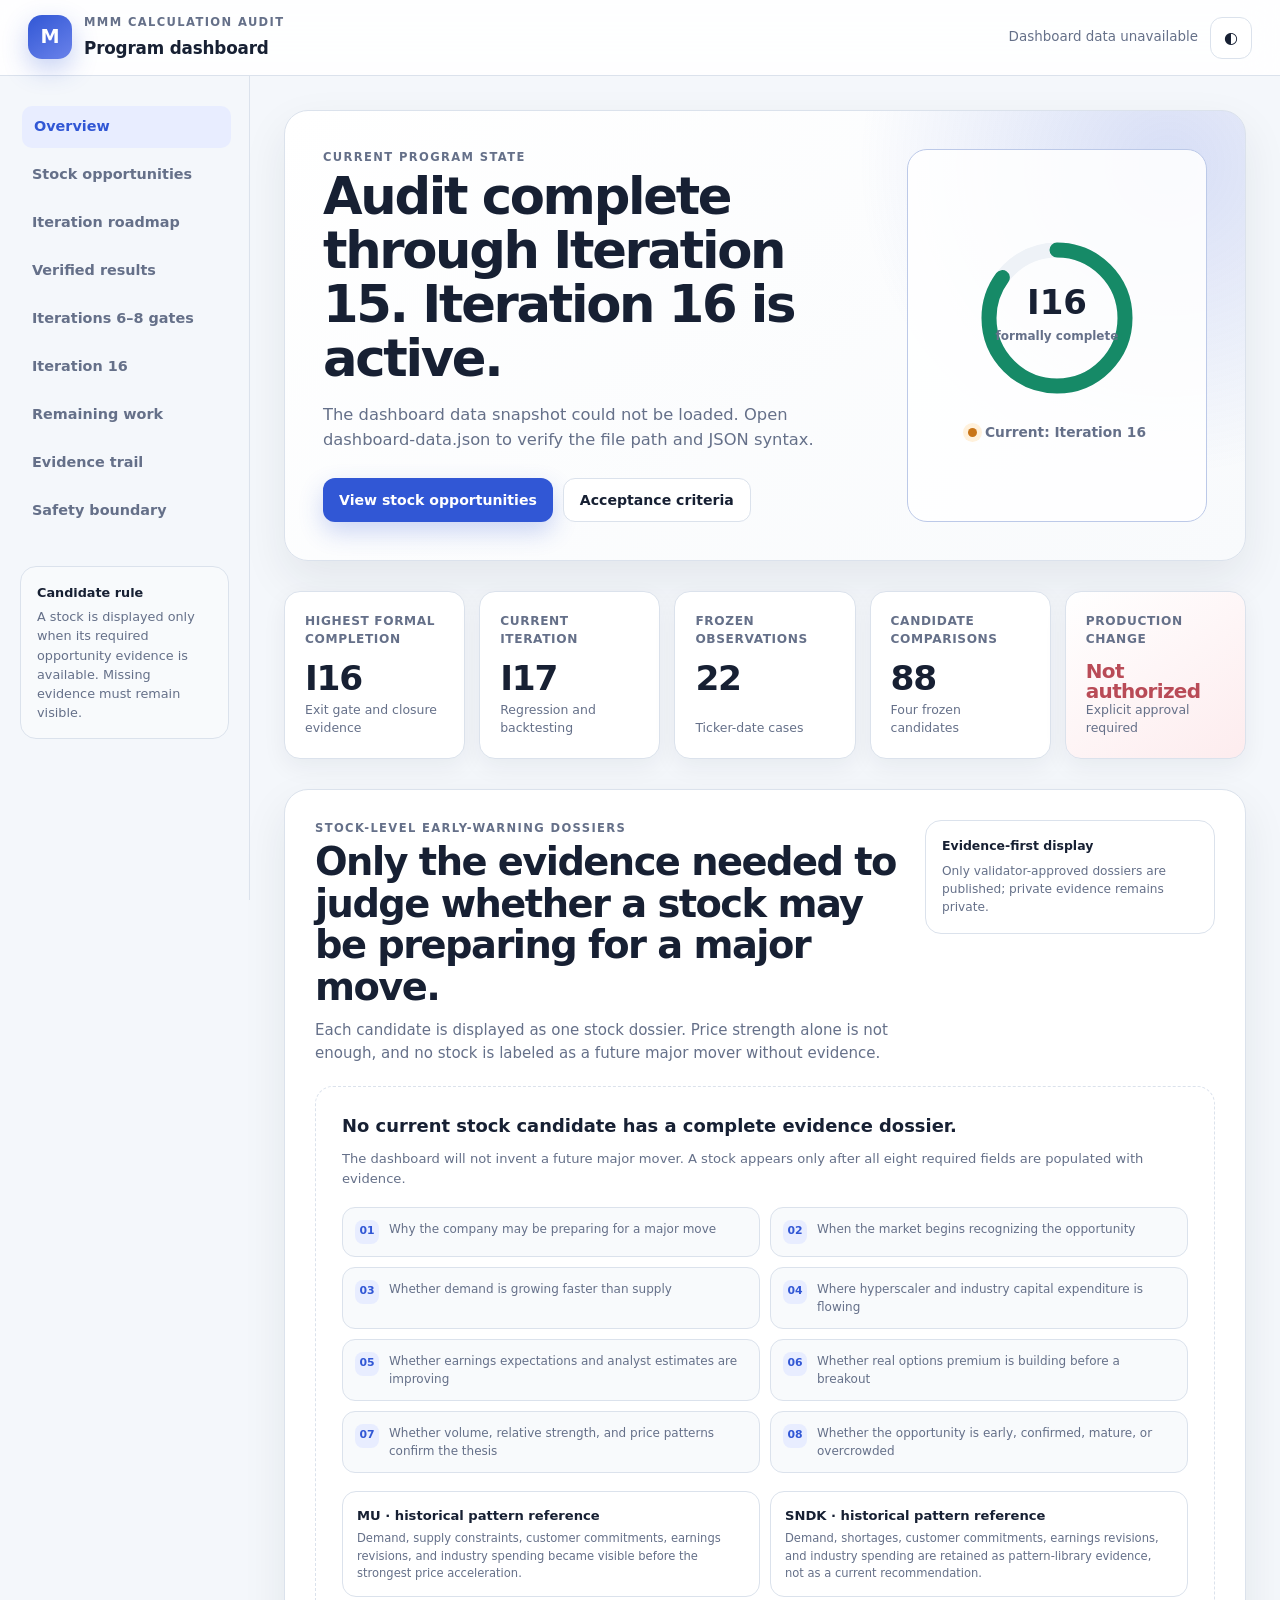
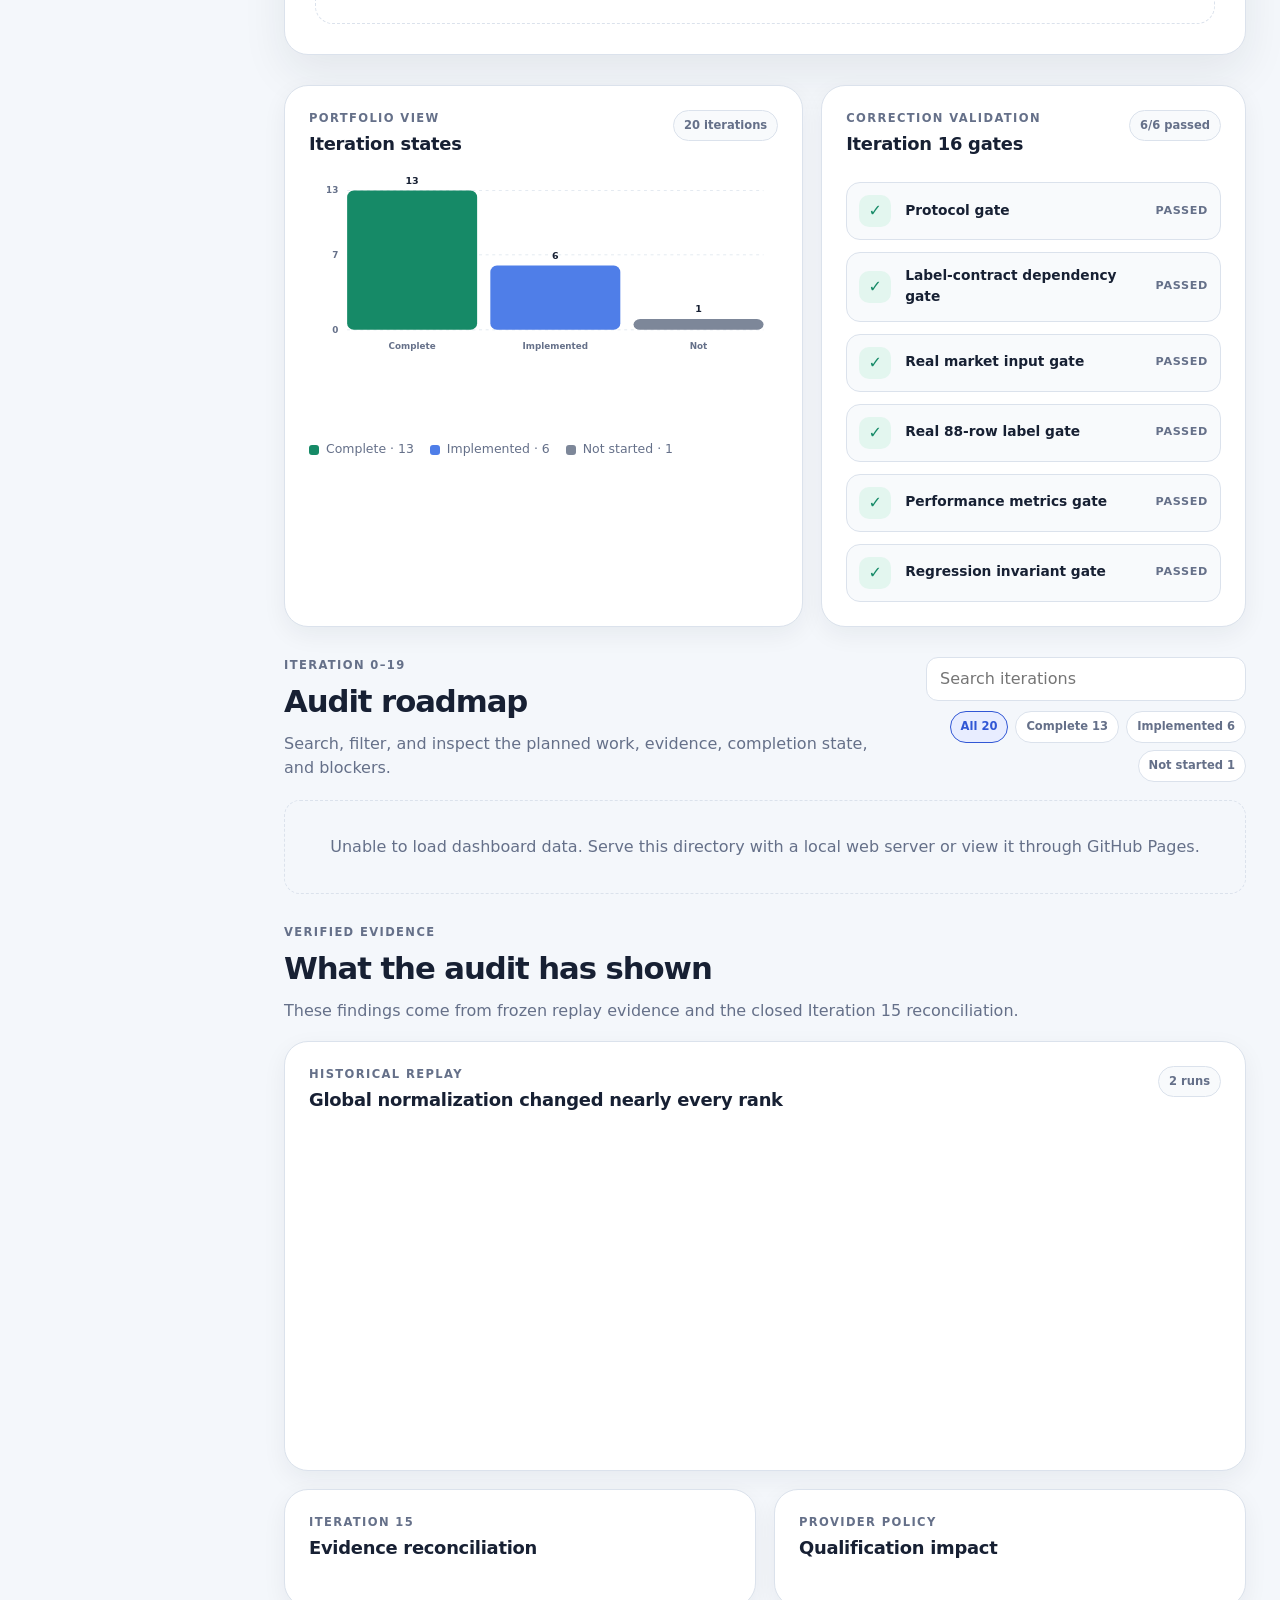
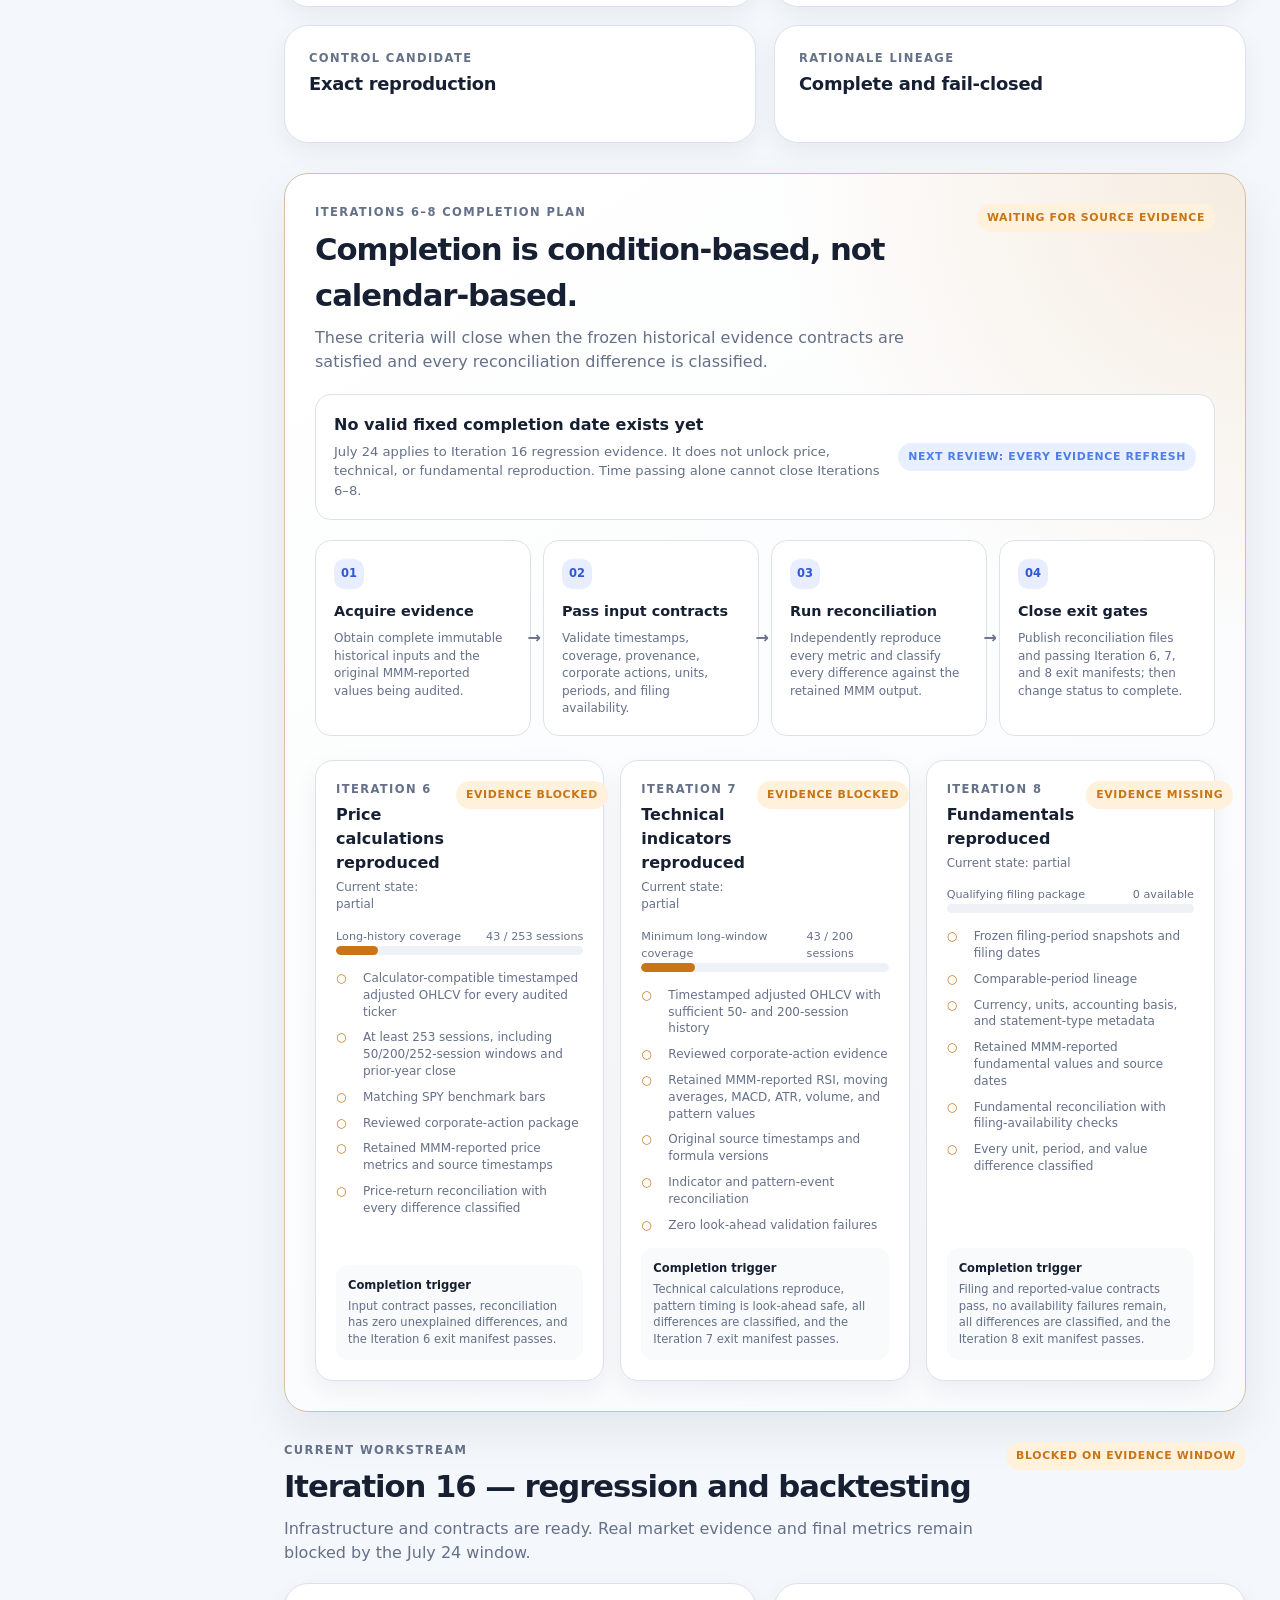
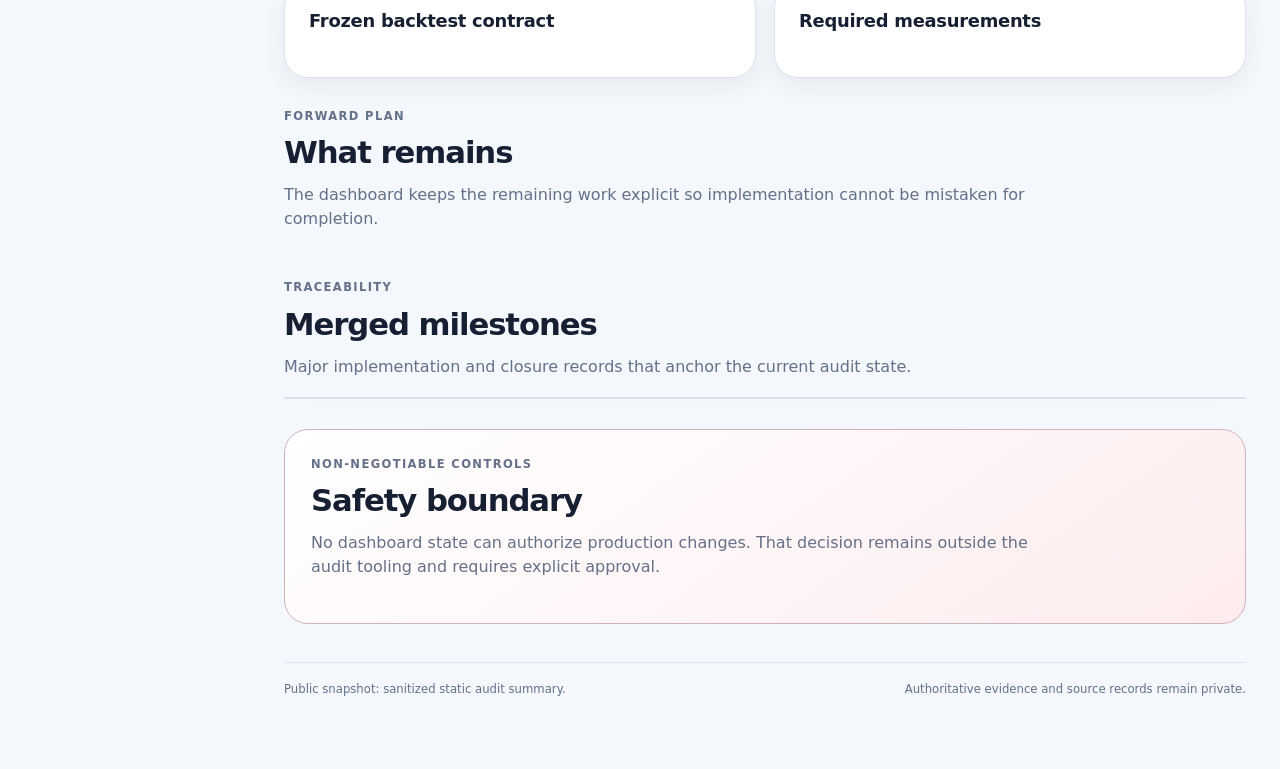
<file: index.html>
<!doctype html>
<html lang="en">
<head>
  <meta charset="utf-8">
  <meta name="viewport" content="width=device-width, initial-scale=1">
  <meta name="description" content="MMM audit dashboard with stock-level market-intelligence opportunity dossiers.">
  <title>MMM Calculation Audit Dashboard</title>
  <link rel="stylesheet" href="styles.css">
  <style>
    .completion-gates-section {
      padding: 30px;
      border: 1px solid color-mix(in srgb, var(--blocked) 32%, var(--border));
      border-radius: var(--radius-lg);
      background:
        radial-gradient(circle at 100% 0%, color-mix(in srgb, var(--blocked) 13%, transparent), transparent 30%),
        linear-gradient(145deg, var(--surface), var(--surface-strong));
      box-shadow: var(--shadow);
    }

    .completion-notice {
      display: grid;
      grid-template-columns: minmax(0, 1fr) auto;
      gap: 18px;
      align-items: center;
      margin: 20px 0;
      padding: 18px;
      border: 1px solid var(--border);
      border-radius: 16px;
      background: var(--surface);
    }

    .completion-notice strong {
      display: block;
      margin-bottom: 5px;
      font-size: 1rem;
    }

    .completion-notice p {
      margin: 0;
      color: var(--text-muted);
      font-size: .82rem;
      line-height: 1.5;
    }

    .condition-timeline {
      display: grid;
      grid-template-columns: repeat(4, minmax(0, 1fr));
      gap: 12px;
      margin: 20px 0 24px;
    }

    .condition-step {
      position: relative;
      min-height: 145px;
      padding: 18px;
      border: 1px solid var(--border);
      border-radius: 16px;
      background: var(--surface);
    }

    .condition-step::after {
      content: "→";
      position: absolute;
      top: 50%;
      right: -11px;
      z-index: 2;
      transform: translateY(-50%);
      color: var(--text-muted);
      font-weight: 900;
    }

    .condition-step:last-child::after { display: none; }

    .condition-number {
      display: grid;
      place-items: center;
      width: 30px;
      height: 30px;
      margin-bottom: 12px;
      border-radius: 10px;
      background: var(--primary-soft);
      color: var(--primary);
      font-size: .72rem;
      font-weight: 900;
    }

    .condition-step h3 {
      margin: 0;
      font-size: .9rem;
    }

    .condition-step p {
      margin: 8px 0 0;
      color: var(--text-muted);
      font-size: .75rem;
      line-height: 1.45;
    }

    .completion-card-grid {
      display: grid;
      grid-template-columns: repeat(3, minmax(0, 1fr));
      gap: 16px;
    }

    .completion-card {
      display: flex;
      flex-direction: column;
      gap: 15px;
      padding: 20px;
      border: 1px solid var(--border);
      border-radius: 18px;
      background: var(--surface);
      box-shadow: var(--shadow-soft);
    }

    .completion-card-header {
      display: flex;
      align-items: flex-start;
      justify-content: space-between;
      gap: 12px;
    }

    .completion-card h3 {
      margin: 0;
      font-size: 1rem;
    }

    .completion-card-subtitle {
      margin: 4px 0 0;
      color: var(--text-muted);
      font-size: .74rem;
    }

    .completion-progress-meta {
      display: flex;
      justify-content: space-between;
      gap: 12px;
      color: var(--text-muted);
      font-size: .7rem;
    }

    .completion-progress-track {
      height: 9px;
      overflow: hidden;
      border-radius: 999px;
      background: var(--surface-muted);
    }

    .completion-progress-fill {
      height: 100%;
      border-radius: inherit;
      background: var(--blocked);
    }

    .completion-condition-list {
      display: grid;
      gap: 9px;
      margin: 0;
      padding: 0;
      list-style: none;
    }

    .completion-condition-list li {
      display: grid;
      grid-template-columns: 19px minmax(0, 1fr);
      gap: 8px;
      color: var(--text-muted);
      font-size: .75rem;
      line-height: 1.4;
    }

    .completion-condition-list li::before {
      content: "○";
      color: var(--blocked);
      font-weight: 900;
    }

    .completion-trigger {
      margin-top: auto;
      padding: 12px;
      border-radius: 12px;
      background: var(--surface-strong);
      color: var(--text-muted);
      font-size: .72rem;
      line-height: 1.45;
    }

    .completion-trigger strong {
      display: block;
      margin-bottom: 4px;
      color: var(--text);
    }

    @media (max-width: 1050px) {
      .condition-timeline { grid-template-columns: repeat(2, minmax(0, 1fr)); }
      .condition-step:nth-child(2)::after { display: none; }
      .completion-card-grid { grid-template-columns: 1fr; }
    }

    @media (max-width: 620px) {
      .completion-gates-section { padding: 20px; }
      .completion-notice { grid-template-columns: 1fr; }
      .condition-timeline { grid-template-columns: 1fr; }
      .condition-step::after { display: none; }
    }
  </style>

<style id="stock-dossier-style">
  .stock-dossier-section { padding: 30px; border: 1px solid var(--border); border-radius: var(--radius-lg); background: var(--surface); box-shadow: var(--shadow); }
  .stock-dossier-heading { display: flex; align-items: flex-start; justify-content: space-between; gap: 24px; margin-bottom: 22px; }
  .stock-dossier-heading h2 { max-width: 900px; margin: 0; font-size: clamp(1.75rem, 3vw, 2.75rem); line-height: 1.08; letter-spacing: -0.04em; }
  .stock-dossier-heading p:not(.eyebrow) { max-width: 830px; margin: 12px 0 0; color: var(--text-muted); font-size: .94rem; }
  .stock-dossier-policy { flex: 0 0 290px; padding: 16px; border: 1px solid var(--border); border-radius: 16px; background: var(--surface); color: var(--text-muted); font-size: .76rem; }
  .stock-dossier-policy strong { display: block; margin-bottom: 6px; color: var(--text); font-size: .78rem; }
  .stock-candidate-list { display: grid; gap: 18px; }
  .stock-candidate-card { padding: 22px; border: 1px solid var(--border); border-radius: 20px; background: var(--surface); box-shadow: var(--shadow-soft); }
  .stock-candidate-header { display: flex; align-items: flex-start; justify-content: space-between; gap: 18px; padding-bottom: 16px; border-bottom: 1px solid var(--border); }
  .stock-candidate-title { display: flex; align-items: center; gap: 12px; }
  .stock-symbol { display: inline-grid; place-items: center; min-width: 64px; min-height: 48px; padding: 8px 12px; border-radius: 14px; background: var(--primary-soft); color: var(--primary); font-size: 1.15rem; font-weight: 900; letter-spacing: .03em; }
  .stock-candidate-title h3 { margin: 0; font-size: 1.12rem; }
  .stock-candidate-title p { margin: 4px 0 0; color: var(--text-muted); font-size: .76rem; }
  .stock-stage { flex: 0 0 auto; padding: 7px 11px; border-radius: 999px; background: var(--surface-muted); color: var(--text-muted); font-size: .7rem; font-weight: 850; letter-spacing: .06em; text-transform: uppercase; }
  .stock-stage.early { color: var(--complete); background: var(--complete-soft); }
  .stock-stage.confirmed { color: var(--primary); background: var(--primary-soft); }
  .stock-stage.mature { color: var(--blocked); background: var(--blocked-soft); }
  .stock-stage.overcrowded { color: var(--danger); background: var(--danger-soft); }
  .stock-signal-grid { display: grid; grid-template-columns: repeat(2, minmax(0, 1fr)); gap: 12px; margin-top: 18px; }
  .stock-signal { min-height: 128px; padding: 16px; border: 1px solid var(--border); border-radius: 15px; background: var(--surface-strong); }
  .stock-signal strong { display: block; color: var(--text); font-size: .78rem; line-height: 1.35; }
  .stock-signal p { margin: 9px 0 0; color: var(--text-muted); font-size: .78rem; line-height: 1.5; }
  .stock-empty { padding: 26px; border: 1px dashed var(--border); border-radius: 18px; background: var(--surface); }
  .stock-empty h3 { margin: 0; font-size: 1.12rem; }
  .stock-empty > p { max-width: 850px; margin: 9px 0 0; color: var(--text-muted); font-size: .82rem; }
  .stock-required-grid { display: grid; grid-template-columns: repeat(2, minmax(0, 1fr)); gap: 10px; margin-top: 18px; }
  .stock-required-field { display: flex; gap: 10px; align-items: flex-start; padding: 12px; border: 1px solid var(--border); border-radius: 13px; background: var(--surface-strong); color: var(--text-muted); font-size: .75rem; }
  .stock-required-number { display: grid; place-items: center; flex: 0 0 auto; width: 24px; height: 24px; border-radius: 8px; background: var(--primary-soft); color: var(--primary); font-size: .68rem; font-weight: 900; }
  .stock-history-grid { display: flex; flex-wrap: wrap; gap: 10px; margin-top: 18px; }
  .stock-history-card { flex: 1 1 280px; padding: 14px; border: 1px solid var(--border); border-radius: 14px; background: var(--surface); }
  .stock-history-card strong { display: block; font-size: .82rem; }
  .stock-history-card span { display: block; margin-top: 5px; color: var(--text-muted); font-size: .72rem; }
  @media (max-width: 900px) { .stock-dossier-heading { flex-direction: column; } .stock-dossier-policy { flex-basis: auto; width: 100%; } .stock-signal-grid, .stock-required-grid { grid-template-columns: 1fr; } }
</style>
</head>
<body>
  <a class="skip-link" href="#main-content">Skip to dashboard</a>

  <header class="topbar">
    <div class="brand">
      <span class="brand-mark" aria-hidden="true">M</span>
      <div>
        <p class="eyebrow">MMM calculation audit</p>
        <h1>Program dashboard</h1>
      </div>
    </div>
    <div class="topbar-actions">
      <span id="as-of" class="as-of">Loading status…</span>
      <button id="theme-toggle" class="icon-button" type="button" aria-label="Toggle color theme" title="Toggle color theme">◐</button>
    </div>
  </header>

  <div class="app-shell">
    <aside class="sidebar" aria-label="Dashboard navigation">
      <nav>
        <a href="#overview" class="nav-link active">Overview</a>
        <a href="#early-warning" class="nav-link">Stock opportunities</a>
        <a href="#roadmap" class="nav-link">Iteration roadmap</a>
        <a href="#results" class="nav-link">Verified results</a>
        <a href="#completion-gates" class="nav-link">Iterations 6–8 gates</a>
        <a href="#iteration-16" class="nav-link">Iteration 16</a>
        <a href="#remaining" class="nav-link">Remaining work</a>
        <a href="#evidence" class="nav-link">Evidence trail</a>
        <a href="#safety" class="nav-link">Safety boundary</a>
      </nav>
      <div class="sidebar-note">
        <strong>Candidate rule</strong>
        <p>A stock is displayed only when its required opportunity evidence is available. Missing evidence must remain visible.</p>
      </div>
    </aside>

    <main id="main-content" class="dashboard">
      <section id="overview" class="section hero-section" aria-labelledby="overview-title">
        <div class="hero-copy">
          <p class="eyebrow">Current program state</p>
          <h2 id="overview-title">Audit complete through Iteration 15. Iteration 16 is active.</h2>
          <p id="current-blocker" class="hero-description">Loading current blocker…</p>
          <div class="hero-actions">
            <a class="button primary" href="#early-warning">View stock opportunities</a>
            <a class="button secondary" href="acceptance.html">Acceptance criteria</a>
          </div>
        </div>
        <div class="progress-card" aria-label="Roadmap position">
          <div id="progress-ring" class="progress-ring" role="img" aria-label="Highest formally completed iteration"></div>
          <div class="progress-meta">
            <span class="status-dot blocked"></span>
            <span>Current: Iteration 16</span>
          </div>
        </div>
      </section>

      <section class="metric-grid" aria-label="Program summary">
        <article class="metric-card">
          <span class="metric-label">Highest formal completion</span>
          <strong id="metric-highest" class="metric-value">—</strong>
          <span class="metric-caption">Exit gate and closure evidence</span>
        </article>
        <article class="metric-card">
          <span class="metric-label">Current iteration</span>
          <strong id="metric-current" class="metric-value">—</strong>
          <span class="metric-caption">Regression and backtesting</span>
        </article>
        <article class="metric-card">
          <span class="metric-label">Frozen observations</span>
          <strong id="metric-observations" class="metric-value">—</strong>
          <span class="metric-caption">Ticker-date cases</span>
        </article>
        <article class="metric-card">
          <span class="metric-label">Candidate comparisons</span>
          <strong id="metric-comparisons" class="metric-value">—</strong>
          <span class="metric-caption">Four frozen candidates</span>
        </article>
        <article class="metric-card danger-card">
          <span class="metric-label">Production change</span>
          <strong id="metric-production" class="metric-value small">Not authorized</strong>
          <span class="metric-caption">Explicit approval required</span>
        </article>
      </section>

      <section id="early-warning" class="section stock-dossier-section" aria-labelledby="stock-dossier-title">
        <div class="stock-dossier-heading">
          <div>
            <p class="eyebrow">Stock-level early-warning dossiers</p>
            <h2 id="stock-dossier-title">Only the evidence needed to judge whether a stock may be preparing for a major move.</h2>
            <p>Each candidate is displayed as one stock dossier. Price strength alone is not enough, and no stock is labeled as a future major mover without evidence.</p>
          </div>
          <aside id="stock-dossier-policy" class="stock-dossier-policy">
            <strong>Evidence-first display</strong>
            Loading candidate policy…
          </aside>
        </div>
        <div id="stock-candidate-list" class="stock-candidate-list" aria-live="polite">
          <div class="stock-empty">Loading stock opportunities…</div>
        </div>
      </section>

      <section class="section chart-grid" aria-label="Program visual summary">
        <article class="panel">
          <div class="panel-heading"><div><p class="eyebrow">Portfolio view</p><h3>Iteration states</h3></div><span class="panel-kicker">20 iterations</span></div>
          <div id="state-chart" class="chart-container" aria-label="Iteration state distribution"></div>
          <div id="state-legend" class="legend"></div>
        </article>
        <article class="panel">
          <div class="panel-heading"><div><p class="eyebrow">Correction validation</p><h3>Iteration 16 gates</h3></div><span id="gate-score" class="panel-kicker">—</span></div>
          <div id="gate-chart" class="gate-stack"></div>
        </article>
      </section>

      <section id="roadmap" class="section" aria-labelledby="roadmap-title">
        <div class="section-heading">
          <div><p class="eyebrow">Iteration 0–19</p><h2 id="roadmap-title">Audit roadmap</h2><p>Search, filter, and inspect the planned work, evidence, completion state, and blockers.</p></div>
          <div class="roadmap-controls">
            <label class="search-field"><span class="sr-only">Search iterations</span><input id="iteration-search" type="search" placeholder="Search iterations"></label>
            <div id="state-filters" class="filter-group" role="group" aria-label="Filter iterations by state"></div>
          </div>
        </div>
        <div id="roadmap-list" class="roadmap-list"></div>
      </section>

      <section id="results" class="section" aria-labelledby="results-title">
        <div class="section-heading"><div><p class="eyebrow">Verified evidence</p><h2 id="results-title">What the audit has shown</h2><p>These findings come from frozen replay evidence and the closed Iteration 15 reconciliation.</p></div></div>
        <div class="results-grid">
          <article class="panel wide-panel">
            <div class="panel-heading"><div><p class="eyebrow">Historical replay</p><h3>Global normalization changed nearly every rank</h3></div><span class="panel-kicker">2 runs</span></div>
            <div id="normalization-chart" class="chart-container tall" aria-label="Historical normalization rank change rates"></div>
            <div id="normalization-notes" class="result-notes"></div>
          </article>
          <article class="panel"><div class="panel-heading"><div><p class="eyebrow">Iteration 15</p><h3>Evidence reconciliation</h3></div></div><div id="evidence-bars" class="bar-list"></div></article>
          <article class="panel"><div class="panel-heading"><div><p class="eyebrow">Provider policy</p><h3>Qualification impact</h3></div></div><div id="provider-results" class="result-stat-grid"></div></article>
          <article class="panel"><div class="panel-heading"><div><p class="eyebrow">Control candidate</p><h3>Exact reproduction</h3></div></div><div id="control-results" class="result-stat-grid"></div></article>
          <article class="panel"><div class="panel-heading"><div><p class="eyebrow">Rationale lineage</p><h3>Complete and fail-closed</h3></div></div><div id="rationale-results" class="result-stat-grid"></div></article>
        </div>
      </section>

      <section id="completion-gates" class="section completion-gates-section" aria-labelledby="completion-gates-title">
        <div class="section-heading">
          <div>
            <p class="eyebrow">Iterations 6–8 completion plan</p>
            <h2 id="completion-gates-title">Completion is condition-based, not calendar-based.</h2>
            <p>These criteria will close when the frozen historical evidence contracts are satisfied and every reconciliation difference is classified.</p>
          </div>
          <span class="status-pill blocked">Waiting for source evidence</span>
        </div>

        <div class="completion-notice">
          <div>
            <strong>No valid fixed completion date exists yet</strong>
            <p>July 24 applies to Iteration 16 regression evidence. It does not unlock price, technical, or fundamental reproduction. Time passing alone cannot close Iterations 6–8.</p>
          </div>
          <span class="status-pill implemented">Next review: every evidence refresh</span>
        </div>

        <div class="condition-timeline" aria-label="Condition-based completion timeline">
          <article class="condition-step">
            <span class="condition-number">01</span>
            <h3>Acquire evidence</h3>
            <p>Obtain complete immutable historical inputs and the original MMM-reported values being audited.</p>
          </article>
          <article class="condition-step">
            <span class="condition-number">02</span>
            <h3>Pass input contracts</h3>
            <p>Validate timestamps, coverage, provenance, corporate actions, units, periods, and filing availability.</p>
          </article>
          <article class="condition-step">
            <span class="condition-number">03</span>
            <h3>Run reconciliation</h3>
            <p>Independently reproduce every metric and classify every difference against the retained MMM output.</p>
          </article>
          <article class="condition-step">
            <span class="condition-number">04</span>
            <h3>Close exit gates</h3>
            <p>Publish reconciliation files and passing Iteration 6, 7, and 8 exit manifests; then change status to complete.</p>
          </article>
        </div>

        <div class="completion-card-grid">
          <article class="completion-card">
            <div class="completion-card-header">
              <div><p class="eyebrow">Iteration 6</p><h3>Price calculations reproduced</h3><p class="completion-card-subtitle">Current state: partial</p></div>
              <span class="status-pill blocked">Evidence blocked</span>
            </div>
            <div>
              <div class="completion-progress-meta"><span>Long-history coverage</span><span>43 / 253 sessions</span></div>
              <div class="completion-progress-track"><div class="completion-progress-fill" style="width:17%"></div></div>
            </div>
            <ul class="completion-condition-list">
              <li>Calculator-compatible timestamped adjusted OHLCV for every audited ticker</li>
              <li>At least 253 sessions, including 50/200/252-session windows and prior-year close</li>
              <li>Matching SPY benchmark bars</li>
              <li>Reviewed corporate-action package</li>
              <li>Retained MMM-reported price metrics and source timestamps</li>
              <li>Price-return reconciliation with every difference classified</li>
            </ul>
            <div class="completion-trigger"><strong>Completion trigger</strong>Input contract passes, reconciliation has zero unexplained differences, and the Iteration 6 exit manifest passes.</div>
          </article>

          <article class="completion-card">
            <div class="completion-card-header">
              <div><p class="eyebrow">Iteration 7</p><h3>Technical indicators reproduced</h3><p class="completion-card-subtitle">Current state: partial</p></div>
              <span class="status-pill blocked">Evidence blocked</span>
            </div>
            <div>
              <div class="completion-progress-meta"><span>Minimum long-window coverage</span><span>43 / 200 sessions</span></div>
              <div class="completion-progress-track"><div class="completion-progress-fill" style="width:21.5%"></div></div>
            </div>
            <ul class="completion-condition-list">
              <li>Timestamped adjusted OHLCV with sufficient 50- and 200-session history</li>
              <li>Reviewed corporate-action evidence</li>
              <li>Retained MMM-reported RSI, moving averages, MACD, ATR, volume, and pattern values</li>
              <li>Original source timestamps and formula versions</li>
              <li>Indicator and pattern-event reconciliation</li>
              <li>Zero look-ahead validation failures</li>
            </ul>
            <div class="completion-trigger"><strong>Completion trigger</strong>Technical calculations reproduce, pattern timing is look-ahead safe, all differences are classified, and the Iteration 7 exit manifest passes.</div>
          </article>

          <article class="completion-card">
            <div class="completion-card-header">
              <div><p class="eyebrow">Iteration 8</p><h3>Fundamentals reproduced</h3><p class="completion-card-subtitle">Current state: partial</p></div>
              <span class="status-pill blocked">Evidence missing</span>
            </div>
            <div>
              <div class="completion-progress-meta"><span>Qualifying filing package</span><span>0 available</span></div>
              <div class="completion-progress-track"><div class="completion-progress-fill" style="width:0%"></div></div>
            </div>
            <ul class="completion-condition-list">
              <li>Frozen filing-period snapshots and filing dates</li>
              <li>Comparable-period lineage</li>
              <li>Currency, units, accounting basis, and statement-type metadata</li>
              <li>Retained MMM-reported fundamental values and source dates</li>
              <li>Fundamental reconciliation with filing-availability checks</li>
              <li>Every unit, period, and value difference classified</li>
            </ul>
            <div class="completion-trigger"><strong>Completion trigger</strong>Filing and reported-value contracts pass, no availability failures remain, all differences are classified, and the Iteration 8 exit manifest passes.</div>
          </article>
        </div>
      </section>

      <section id="iteration-16" class="section" aria-labelledby="iteration-16-title">
        <div class="section-heading">
          <div><p class="eyebrow">Current workstream</p><h2 id="iteration-16-title">Iteration 16 — regression and backtesting</h2><p>Infrastructure and contracts are ready. Real market evidence and final metrics remain blocked by the July 24 window.</p></div>
          <span class="status-pill blocked">Blocked on evidence window</span>
        </div>
        <div class="iteration16-grid">
          <article class="panel"><h3>Frozen backtest contract</h3><div id="contract-grid" class="contract-grid"></div></article>
          <article class="panel"><h3>Required measurements</h3><ul id="pending-measurements" class="check-list pending-list"></ul></article>
        </div>
      </section>

      <section id="remaining" class="section" aria-labelledby="remaining-title">
        <div class="section-heading"><div><p class="eyebrow">Forward plan</p><h2 id="remaining-title">What remains</h2><p>The dashboard keeps the remaining work explicit so implementation cannot be mistaken for completion.</p></div></div>
        <div id="remaining-plan" class="remaining-grid"></div>
      </section>

      <section id="evidence" class="section" aria-labelledby="evidence-title">
        <div class="section-heading"><div><p class="eyebrow">Traceability</p><h2 id="evidence-title">Merged milestones</h2><p>Major implementation and closure records that anchor the current audit state.</p></div></div>
        <div id="milestone-table" class="table-wrap"></div>
      </section>

      <section id="safety" class="section safety-section" aria-labelledby="safety-title">
        <div class="section-heading"><div><p class="eyebrow">Non-negotiable controls</p><h2 id="safety-title">Safety boundary</h2><p>No dashboard state can authorize production changes. That decision remains outside the audit tooling and requires explicit approval.</p></div></div>
        <div id="safety-grid" class="safety-grid"></div>
      </section>

      <footer class="dashboard-footer">
        <p>Public snapshot: sanitized static audit summary.</p>
        <p>Authoritative evidence and source records remain private.</p>
      </footer>
    </main>
  </div>

  <noscript><div class="noscript">This dashboard requires JavaScript to render the audit roadmap and charts.</div></noscript>
  <script src="app.js" defer></script>

<script id="stock-dossier-script">
document.addEventListener("DOMContentLoaded", async () => {
  const host = document.getElementById("stock-candidate-list");
  const policy = document.getElementById("stock-dossier-policy");
  if (!host || !policy) return;
  const make = (tag, className, text) => {
    const node = document.createElement(tag);
    if (className) node.className = className;
    if (text !== undefined) node.textContent = text;
    return node;
  };
  const stageClass = value => {
    const normalized = String(value || "").trim().toLowerCase();
    return ["early", "confirmed", "mature", "overcrowded"].includes(normalized) ? normalized : "";
  };
  const historyGrid = patterns => {
    const grid = make("div", "stock-history-grid");
    patterns.forEach(item => {
      const card = make("div", "stock-history-card");
      card.append(make("strong", null, `${item.symbol} · ${item.classification}`), make("span", null, item.note));
      grid.append(card);
    });
    return grid;
  };
  const emptyState = intelligence => {
    const empty = make("div", "stock-empty");
    empty.append(make("h3", null, "No current stock candidate has a complete evidence dossier."), make("p", null, "The dashboard will not invent a future major mover. A stock appears only after all eight required fields are populated with evidence."));
    const grid = make("div", "stock-required-grid");
    intelligence.required_fields.forEach((field, index) => {
      const row = make("div", "stock-required-field");
      row.append(make("span", "stock-required-number", String(index + 1).padStart(2, "0")), make("span", null, field.label));
      grid.append(row);
    });
    empty.append(grid);
    if (intelligence.historical_inspiration?.length) empty.append(historyGrid(intelligence.historical_inspiration));
    return empty;
  };
  const candidateCard = (candidate, intelligence) => {
    const card = make("article", "stock-candidate-card");
    const header = make("div", "stock-candidate-header");
    const title = make("div", "stock-candidate-title");
    const titleText = make("div");
    titleText.append(make("h3", null, candidate.company || candidate.symbol || "Unnamed candidate"), make("p", null, candidate.summary || "Evidence-backed stock opportunity dossier"));
    title.append(make("span", "stock-symbol", candidate.symbol || "—"), titleText);
    const stage = String(candidate.opportunity_stage || "Unclassified");
    header.append(title, make("span", `stock-stage ${stageClass(stage)}`.trim(), stage));
    const grid = make("div", "stock-signal-grid");
    intelligence.required_fields.forEach(field => {
      const signal = make("section", "stock-signal");
      const value = field.id === "opportunity_stage" ? stage : candidate.signals?.[field.id];
      signal.append(make("strong", null, field.label), make("p", null, value || "Evidence not yet available."));
      grid.append(signal);
    });
    card.append(header, grid);
    return card;
  };
  try {
    const response = await fetch("dashboard-data.json", { cache: "no-store" });
    if (!response.ok) throw new Error(`Unable to load opportunity data: ${response.status}`);
    const data = await response.json();
    const intelligence = data.market_intelligence;
    if (!intelligence) throw new Error("Market-intelligence data is missing.");
    policy.replaceChildren(make("strong", null, "Evidence-first display"), document.createTextNode(intelligence.candidate_policy));
    const candidates = intelligence.opportunities || [];
    host.replaceChildren(...(candidates.length ? candidates.map(candidate => candidateCard(candidate, intelligence)) : [emptyState(intelligence)]));
  } catch (error) {
    console.error(error);
    host.replaceChildren(make("div", "stock-empty", "Stock-opportunity data could not be loaded."));
  }
});
</script>
</body>
</html>
</file>
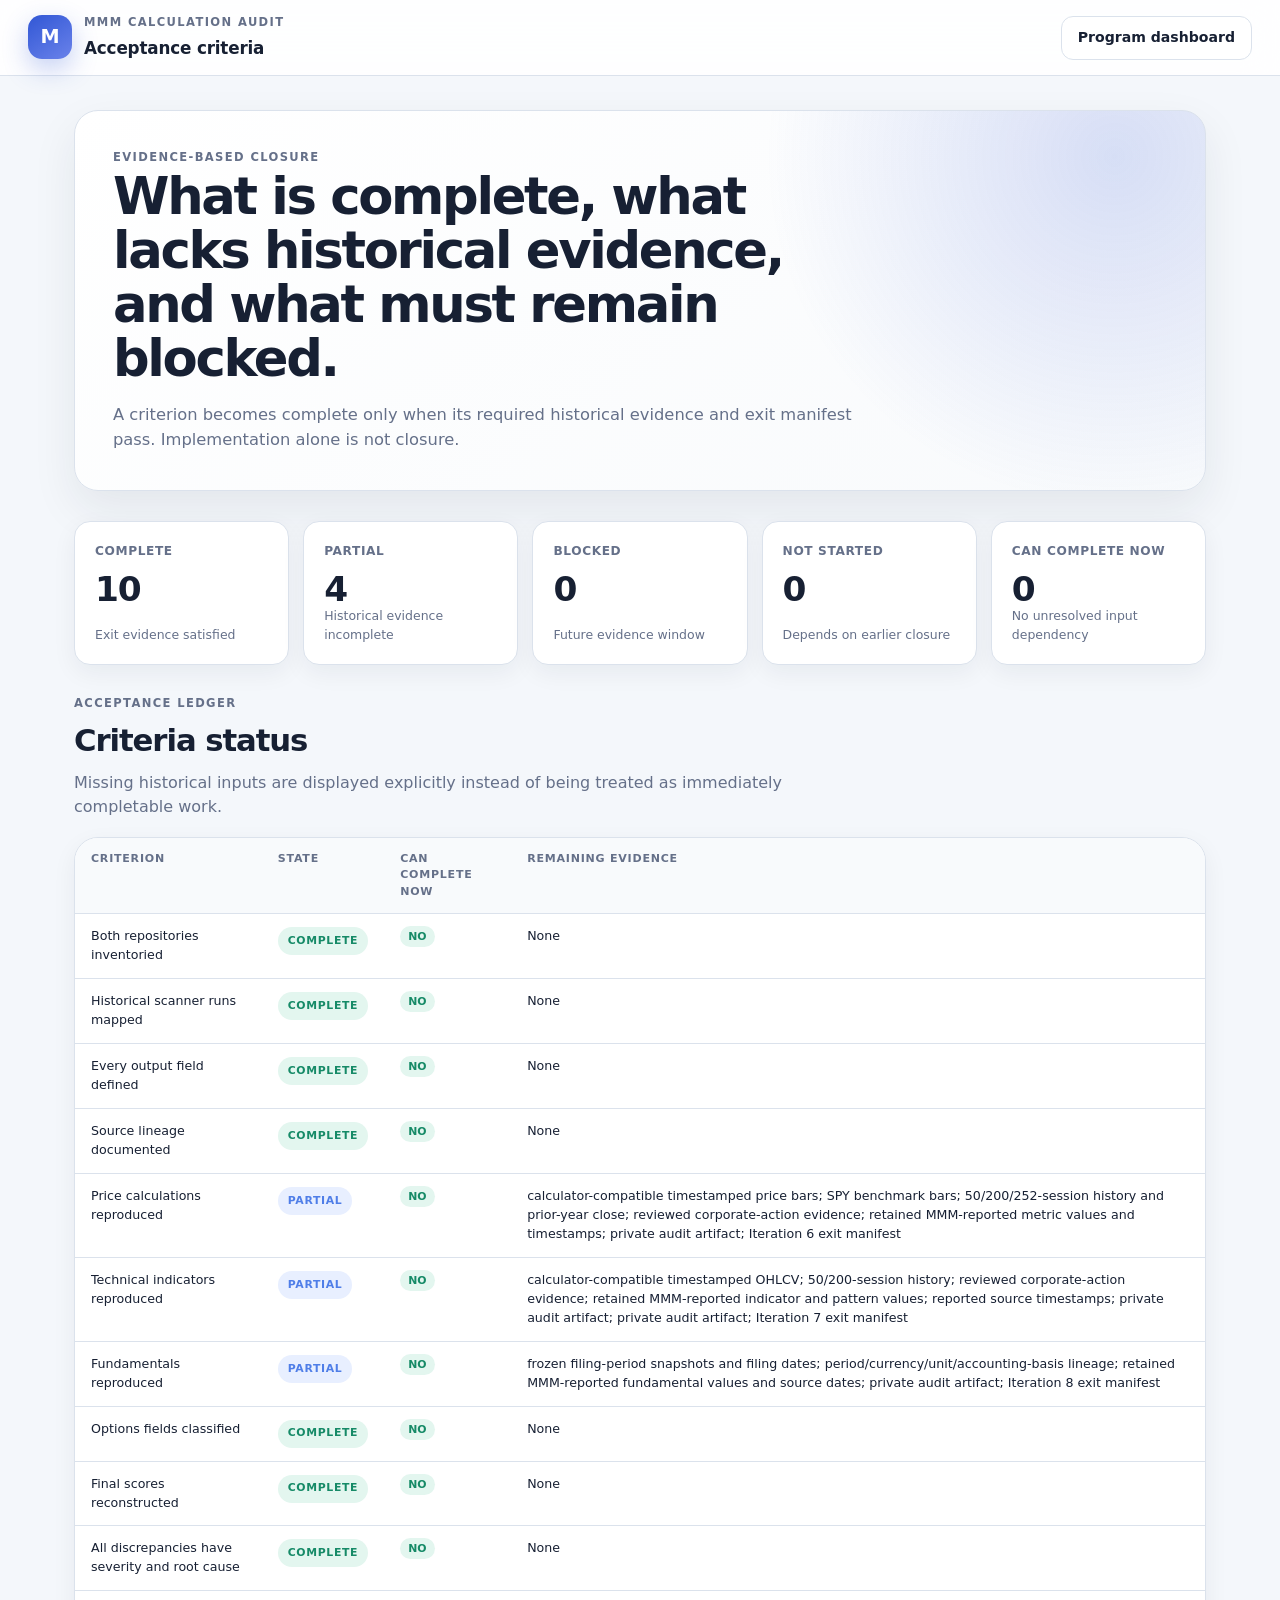
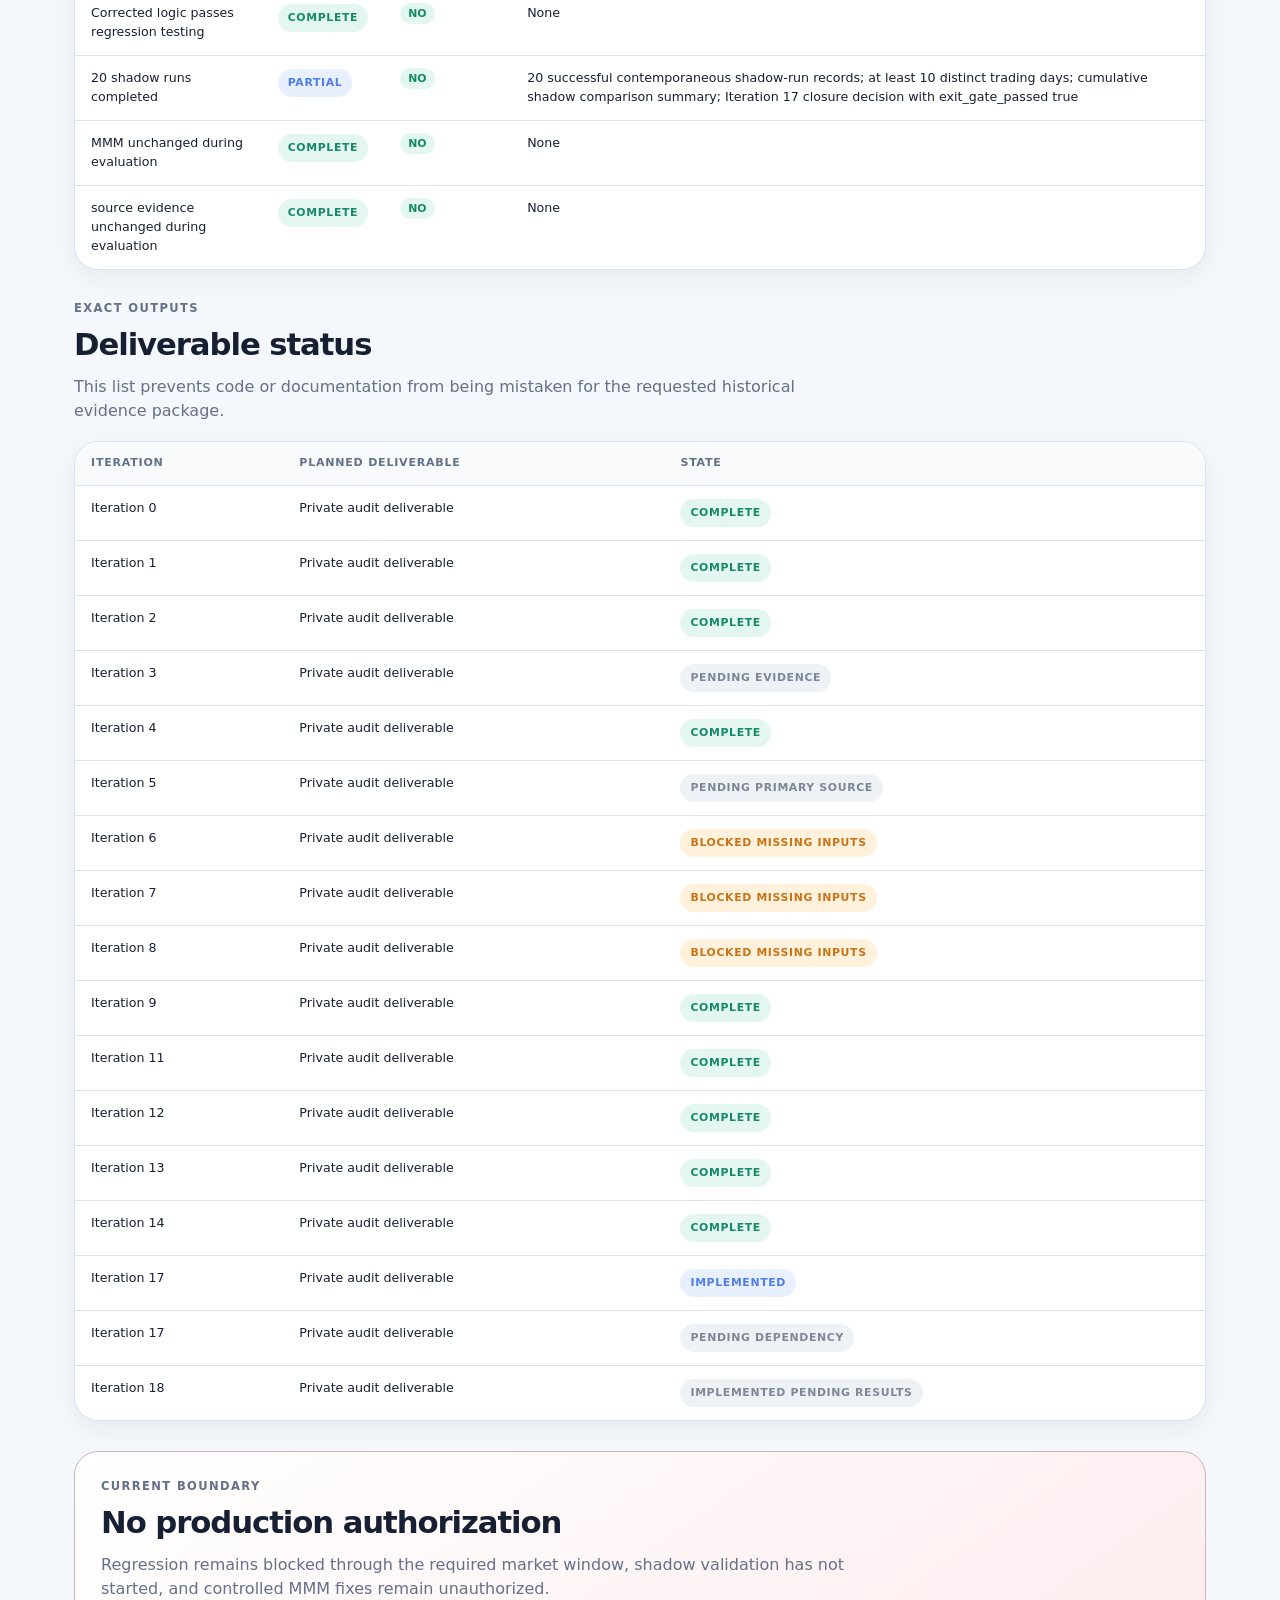
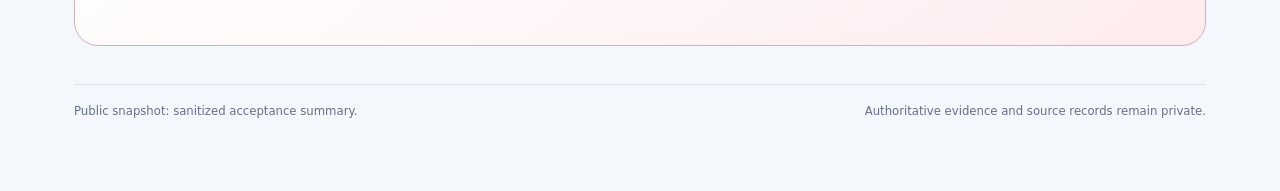
<file: acceptance.html>
<!doctype html>
<html lang="en">
<head>
  <meta charset="utf-8">
  <meta name="viewport" content="width=device-width, initial-scale=1">
  <meta name="description" content="MMM audit acceptance criteria, completion evidence, blockers, and deliverable tracking.">
  <title>MMM Audit Acceptance Criteria</title>
  <link rel="stylesheet" href="styles.css">
</head>
<body>
  <header class="topbar">
    <div class="brand">
      <span class="brand-mark" aria-hidden="true">M</span>
      <div>
        <p class="eyebrow">MMM calculation audit</p>
        <h1>Acceptance criteria</h1>
      </div>
    </div>
    <div class="topbar-actions">
      <a class="button secondary" href="index.html">Program dashboard</a>
    </div>
  </header>

  <main class="dashboard" style="max-width:1200px;margin:0 auto">
    <section class="section hero-section" style="grid-template-columns:1fr" aria-labelledby="acceptance-title">
      <div class="hero-copy">
        <p class="eyebrow">Evidence-based closure</p>
        <h2 id="acceptance-title">What is complete, what lacks historical evidence, and what must remain blocked.</h2>
        <p class="hero-description">A criterion becomes complete only when its required historical evidence and exit manifest pass. Implementation alone is not closure.</p>
      </div>
    </section>

    <section id="summary" class="metric-grid" aria-label="Acceptance summary"></section>

    <section class="section" aria-labelledby="criteria-title">
      <div class="section-heading">
        <div>
          <p class="eyebrow">Acceptance ledger</p>
          <h2 id="criteria-title">Criteria status</h2>
          <p>Missing historical inputs are displayed explicitly instead of being treated as immediately completable work.</p>
        </div>
      </div>
      <div id="criteria-table" class="table-wrap"></div>
    </section>

    <section class="section" aria-labelledby="deliverables-title">
      <div class="section-heading">
        <div>
          <p class="eyebrow">Exact outputs</p>
          <h2 id="deliverables-title">Deliverable status</h2>
          <p>This list prevents code or documentation from being mistaken for the requested historical evidence package.</p>
        </div>
      </div>
      <div id="deliverables-table" class="table-wrap"></div>
    </section>

    <section class="section safety-section" aria-labelledby="boundary-title">
      <div class="section-heading">
        <div>
          <p class="eyebrow">Current boundary</p>
          <h2 id="boundary-title">No production authorization</h2>
          <p>Regression remains blocked through the required market window, shadow validation has not started, and controlled MMM fixes remain unauthorized.</p>
        </div>
      </div>
    </section>

    <footer class="dashboard-footer">
      <p>Public snapshot: sanitized acceptance summary.</p>
      <p>Authoritative evidence and source records remain private.</p>
    </footer>
  </main>

  <script>
    (() => {
      "use strict";
      const stateLabel = value => String(value).replaceAll("_", " ");
      const make = (tag, className, text) => {
        const node = document.createElement(tag);
        if (className) node.className = className;
        if (text !== undefined) node.textContent = text;
        return node;
      };
      const pillClass = state => {
        if (state === "partial" || state === "implemented") return "implemented";
        if (state === "validated") return "validated";
        if (state === "complete") return "complete";
        if (state === "blocked" || state === "blocked_missing_inputs") return "blocked";
        return "not_started";
      };

      function metric(label, value, caption) {
        const card = make("article", "metric-card");
        card.append(
          make("span", "metric-label", label),
          make("strong", "metric-value", String(value)),
          make("span", "metric-caption", caption)
        );
        return card;
      }

      function table(headers, rows) {
        const wrapper = document.createElement("table");
        wrapper.className = "data-table";
        const thead = document.createElement("thead");
        const tr = document.createElement("tr");
        headers.forEach(header => tr.append(make("th", null, header)));
        thead.append(tr);
        const tbody = document.createElement("tbody");
        rows.forEach(cells => {
          const row = document.createElement("tr");
          cells.forEach(cell => {
            const td = document.createElement("td");
            if (cell instanceof Node) td.append(cell);
            else td.textContent = cell;
            row.append(td);
          });
          tbody.append(row);
        });
        wrapper.append(thead, tbody);
        return wrapper;
      }

      async function start() {
        const response = await fetch("dashboard-data.json", { cache: "no-store" });
        if (!response.ok) throw new Error(`Unable to load dashboard data: ${response.status}`);
        const data = await response.json();
        const criteria = data.acceptance_criteria || [];
        const counts = criteria.reduce((result, item) => {
          result[item.state] = (result[item.state] || 0) + 1;
          return result;
        }, {});
        const completable = criteria.filter(item => item.can_complete_now && item.state !== "complete").length;

        document.getElementById("summary").replaceChildren(
          metric("Complete", counts.complete || 0, "Exit evidence satisfied"),
          metric("Partial", counts.partial || 0, "Historical evidence incomplete"),
          metric("Blocked", counts.blocked || 0, "Future evidence window"),
          metric("Not started", counts.not_started || 0, "Depends on earlier closure"),
          metric("Can complete now", completable, "No unresolved input dependency")
        );

        const criteriaRows = criteria.map(item => {
          const status = make("span", `status-pill ${pillClass(item.state)}`, stateLabel(item.state));
          const now = make("span", `boolean-badge ${item.can_complete_now}`, item.can_complete_now ? "Yes" : "No");
          return [item.label, status, now, item.remaining];
        });
        document.getElementById("criteria-table").replaceChildren(
          table(["Criterion", "State", "Can complete now", "Remaining evidence"], criteriaRows)
        );

        const deliverableRows = (data.deliverable_tracking || []).map(item => {
          const status = make("span", `status-pill ${pillClass(item.state)}`, stateLabel(item.state));
          return [`Iteration ${item.iteration}`, item.planned, status];
        });
        document.getElementById("deliverables-table").replaceChildren(
          table(["Iteration", "Planned deliverable", "State"], deliverableRows)
        );
      }

      start().catch(error => {
        console.error(error);
        document.getElementById("criteria-table").textContent = "Acceptance data could not be loaded. Serve this directory with a local web server.";
      });
    })();
  </script>
</body>
</html>
</file>
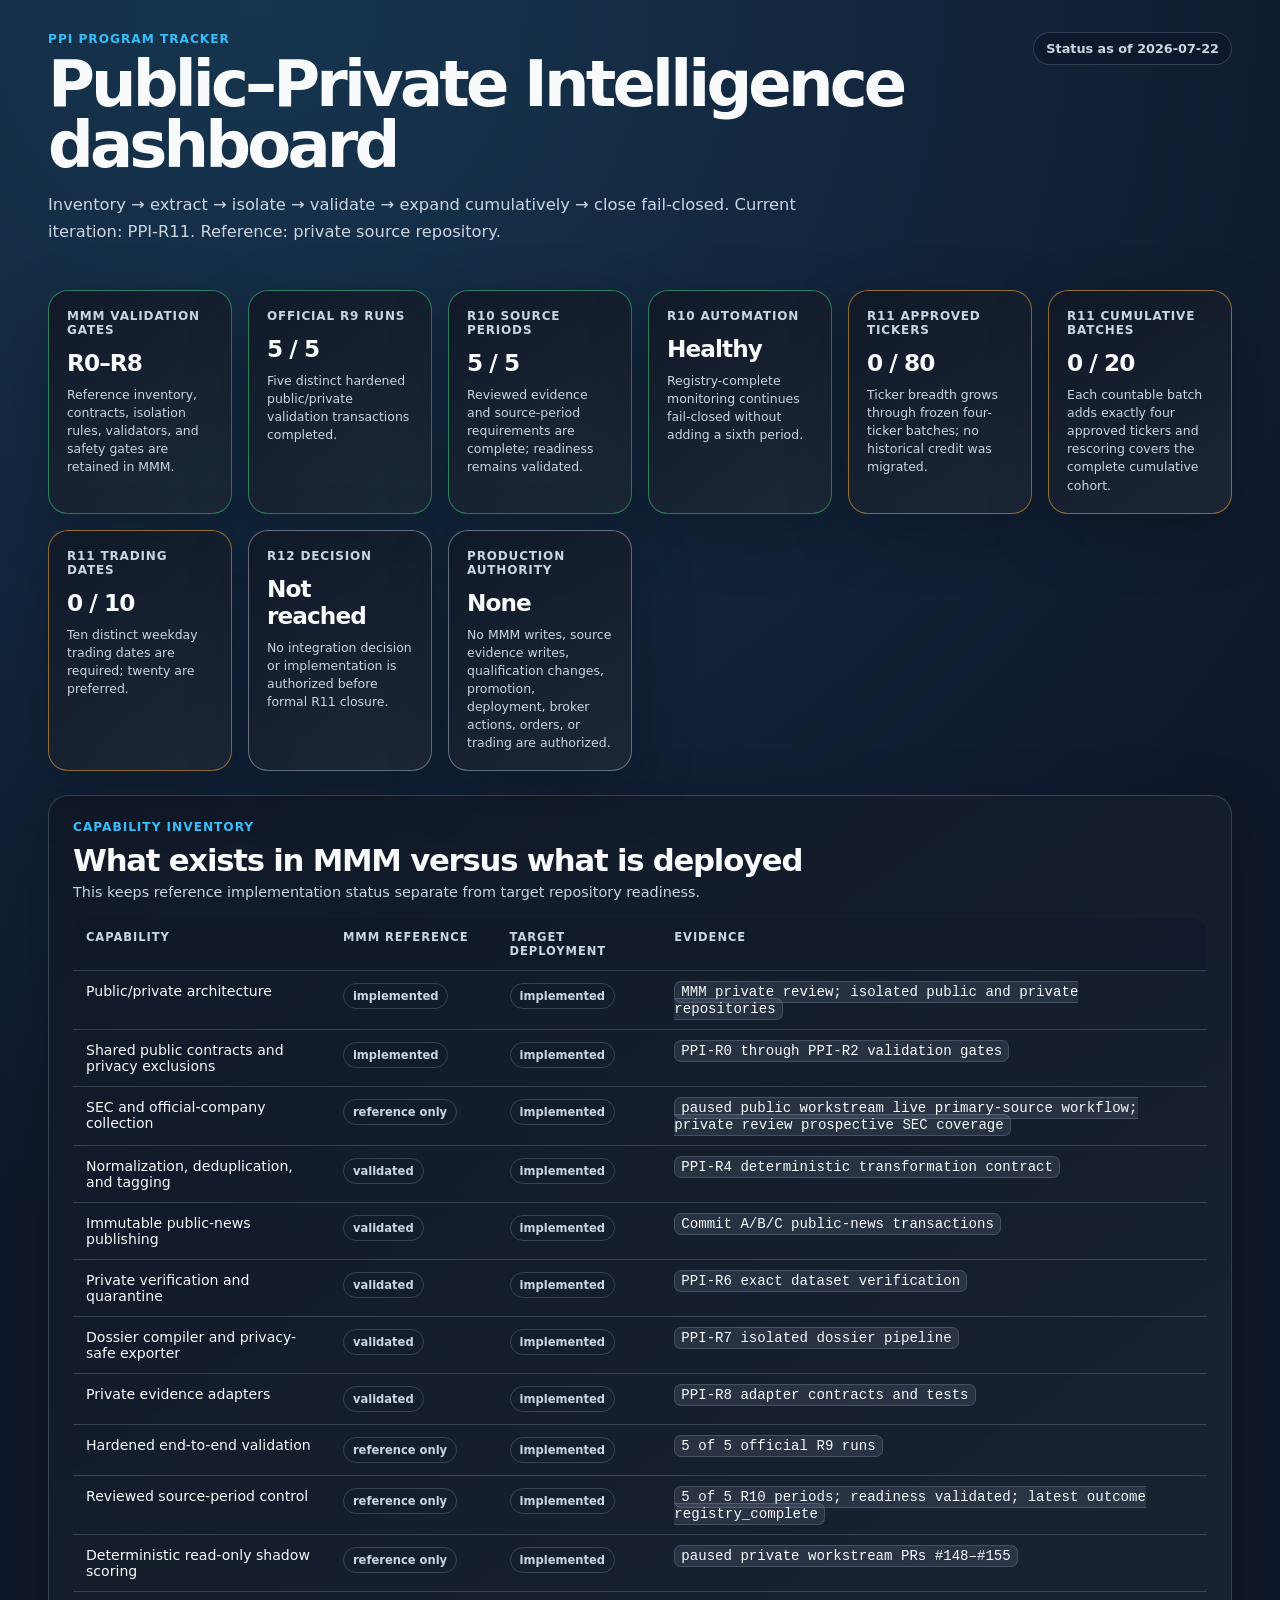
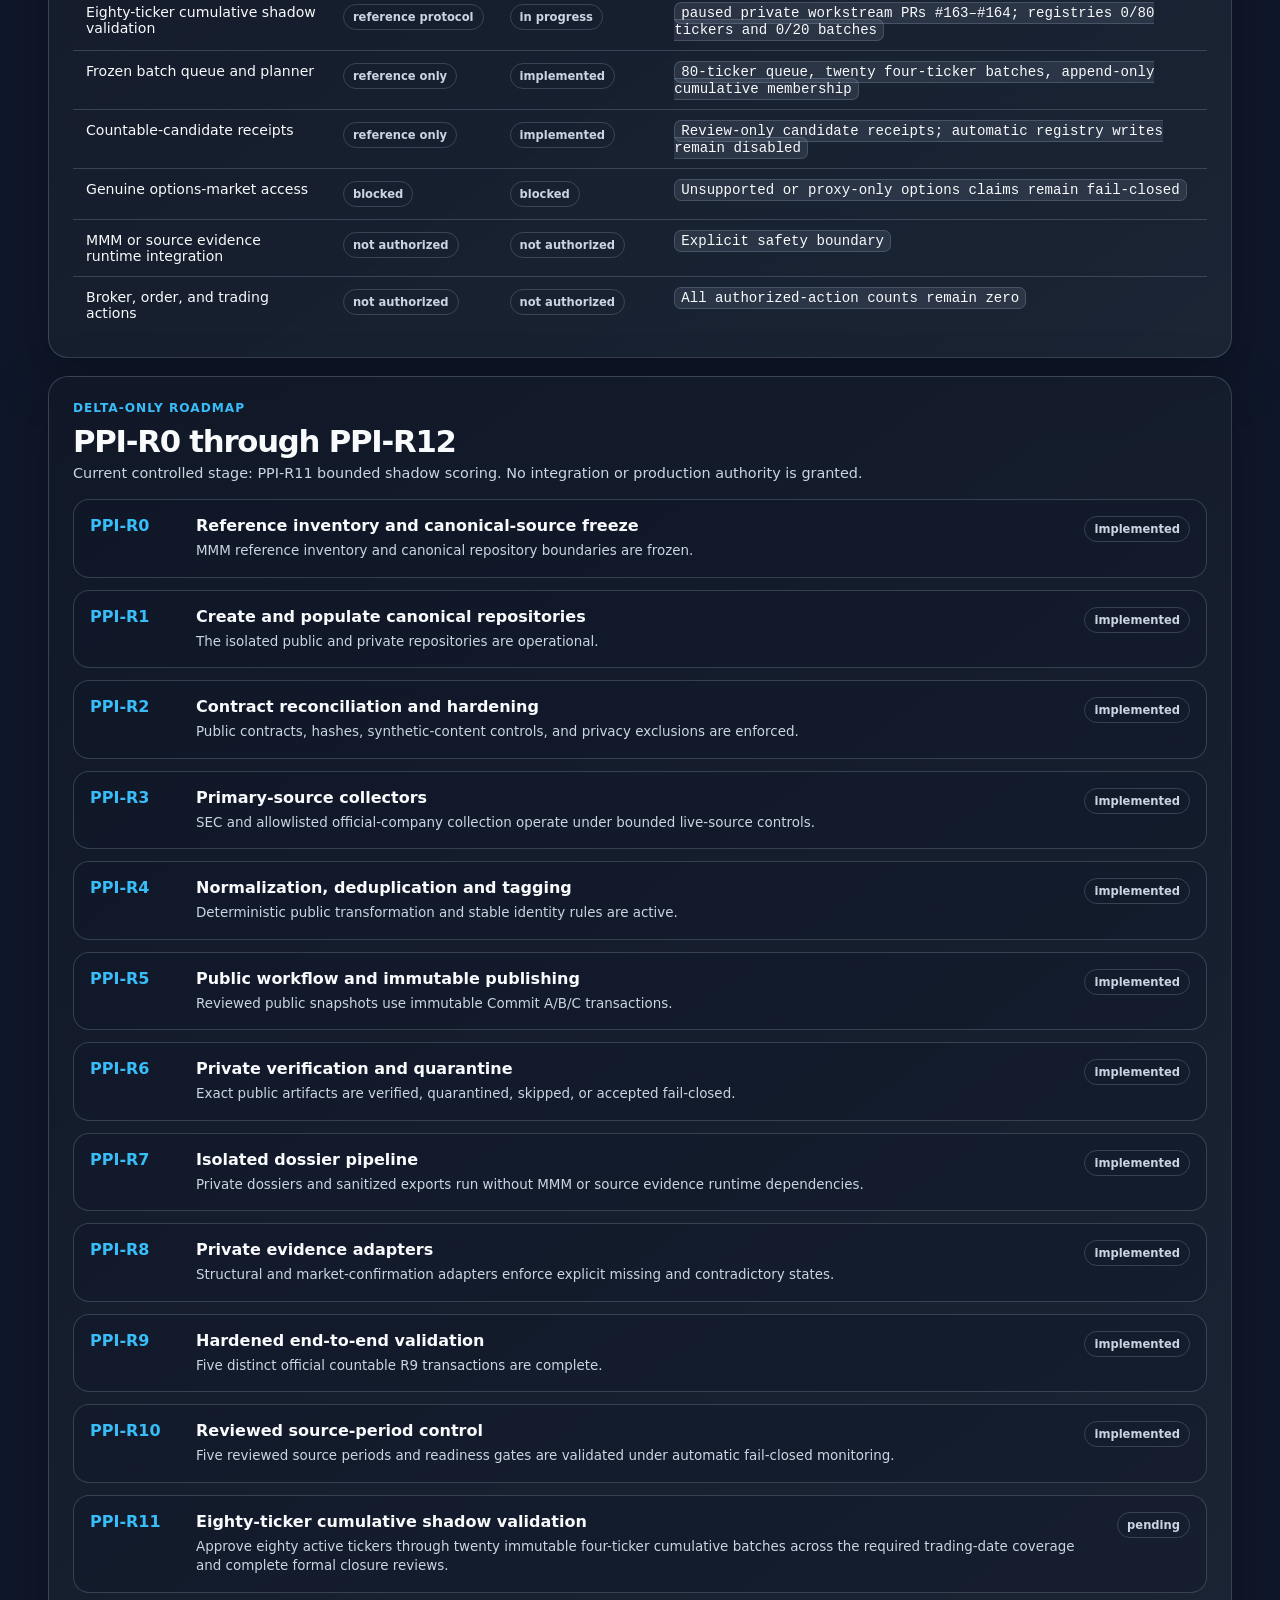
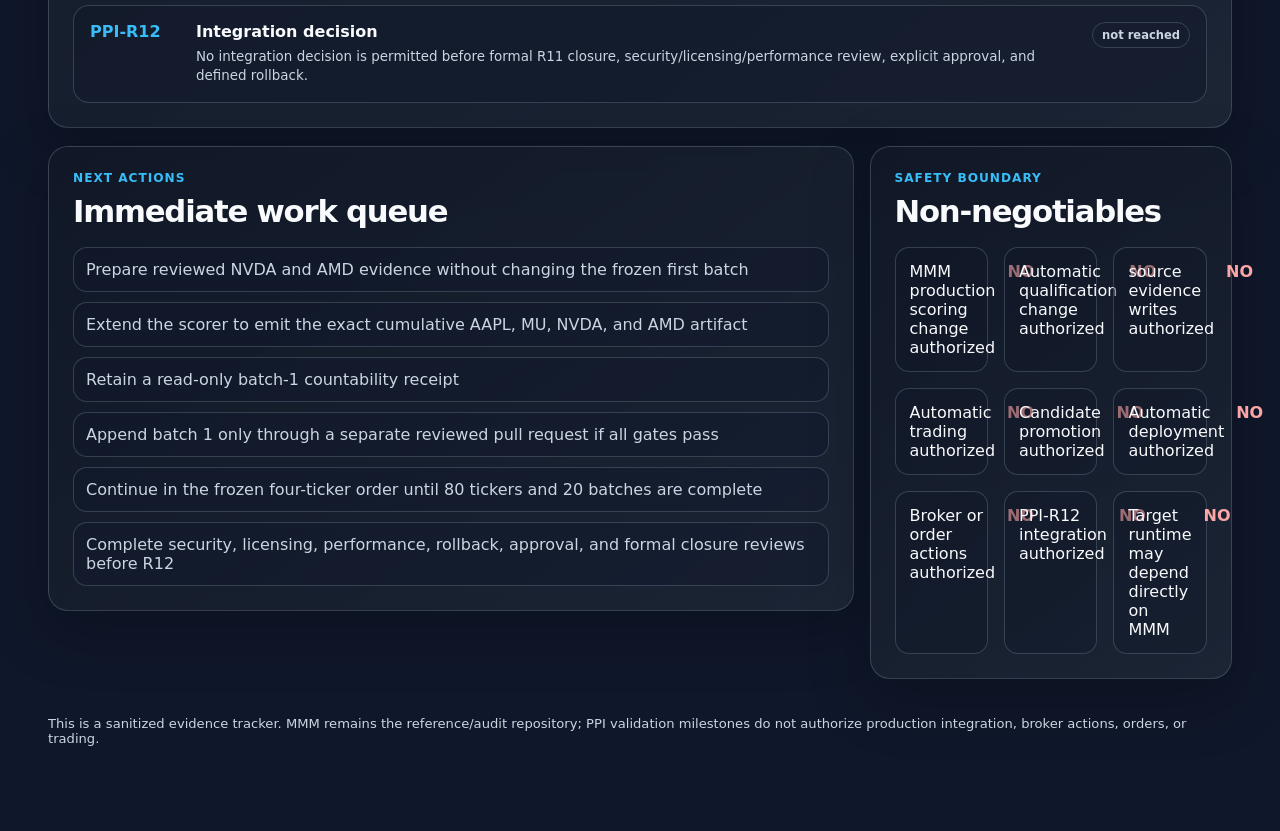
<file: ppi.html>
<!doctype html>
<html lang="en">
<head>
  <meta charset="utf-8">
  <meta name="viewport" content="width=device-width, initial-scale=1">
  <title>PPI Program Tracker</title>
  <style>
    :root {
      color-scheme: light dark;
      --bg: #0f172a;
      --panel: #111827;
      --panel2: #1f2937;
      --text: #f8fafc;
      --muted: #cbd5e1;
      --border: rgba(148, 163, 184, .28);
      --accent: #38bdf8;
      --implemented: #22c55e;
      --pending: #f59e0b;
      --blocked: #ef4444;
      --not-started: #94a3b8;
      --ready: #a78bfa;
    }
    * { box-sizing: border-box; }
    body { margin: 0; font-family: Inter, ui-sans-serif, system-ui, -apple-system, BlinkMacSystemFont, "Segoe UI", sans-serif; background: radial-gradient(circle at 20% 0%, rgba(56,189,248,.18), transparent 30%), var(--bg); color: var(--text); }
    a { color: var(--accent); }
    .shell { max-width: 1220px; margin: 0 auto; padding: 32px 18px 60px; }
    header { display: grid; grid-template-columns: 1fr auto; gap: 20px; align-items: start; margin-bottom: 28px; }
    .eyebrow { margin: 0 0 8px; color: var(--accent); font-weight: 800; letter-spacing: .08em; text-transform: uppercase; font-size: .76rem; }
    h1 { margin: 0; font-size: clamp(2.2rem, 5vw, 4.3rem); line-height: .95; letter-spacing: -.06em; }
    .lead { max-width: 820px; color: var(--muted); font-size: 1.02rem; line-height: 1.65; }
    .badge { display:inline-flex; align-items:center; gap:8px; padding: 8px 12px; border:1px solid var(--border); border-radius:999px; background:rgba(15,23,42,.72); color:var(--muted); font-size:.8rem; font-weight:700; }
    .grid { display:grid; gap:16px; }
    .summary { grid-template-columns: repeat(6, minmax(0,1fr)); margin: 24px 0; }
    .card, .panel { border:1px solid var(--border); border-radius: 20px; background: linear-gradient(145deg, rgba(17,24,39,.92), rgba(31,41,55,.78)); box-shadow: 0 18px 60px rgba(0,0,0,.25); }
    .card { padding: 18px; min-height: 160px; }
    .card span { display:block; color:var(--muted); font-size:.75rem; font-weight:800; text-transform:uppercase; letter-spacing:.07em; }
    .card strong { display:block; margin-top:12px; font-size:1.45rem; letter-spacing:-.04em; }
    .card p { color:var(--muted); margin:10px 0 0; font-size:.78rem; line-height:1.45; }
    .state-implemented { border-color: color-mix(in srgb, var(--implemented) 45%, var(--border)); }
    .state-pending, .state-reference-implemented, .state-reference-implemented-needs-isolation { border-color: color-mix(in srgb, var(--pending) 45%, var(--border)); }
    .state-blocked, .state-blocked-missing-implementation { border-color: color-mix(in srgb, var(--blocked) 45%, var(--border)); }
    .state-ready-to-start { border-color: color-mix(in srgb, var(--ready) 50%, var(--border)); }
    .state-not-started, .state-not-reached { border-color: color-mix(in srgb, var(--not-started) 45%, var(--border)); }
    .panel { padding: 24px; margin-top: 18px; }
    .section-title { display:flex; justify-content:space-between; gap:16px; align-items:end; margin-bottom: 18px; }
    h2 { margin:0; font-size: clamp(1.35rem, 2.4vw, 2rem); letter-spacing:-.04em; }
    .sub { color: var(--muted); margin: 6px 0 0; font-size:.9rem; }
    table { width:100%; border-collapse: collapse; overflow:hidden; border-radius:16px; }
    th, td { padding: 12px 13px; border-bottom:1px solid var(--border); text-align:left; vertical-align:top; font-size:.88rem; }
    th { color:var(--muted); font-size:.72rem; text-transform:uppercase; letter-spacing:.08em; background:rgba(15,23,42,.55); }
    tr:last-child td { border-bottom:0; }
    code { background:rgba(148,163,184,.15); border:1px solid var(--border); padding:2px 6px; border-radius:7px; }
    .pill { display:inline-flex; padding:5px 9px; border-radius:999px; font-size:.72rem; font-weight:800; border:1px solid var(--border); color:var(--muted); white-space:nowrap; }
    .timeline { display:grid; gap:12px; }
    .iteration { display:grid; grid-template-columns: 92px 1fr auto; gap:14px; align-items:start; padding:16px; border:1px solid var(--border); border-radius:16px; background:rgba(15,23,42,.42); }
    .iteration .num { color:var(--accent); font-weight:900; }
    .iteration h3 { margin:0; font-size:1rem; }
    .iteration p { margin:6px 0 0; color:var(--muted); line-height:1.45; font-size:.84rem; }
    .split { grid-template-columns: minmax(0,1fr) minmax(300px,.45fr); align-items:start; }
    .checklist { margin:0; padding:0; list-style:none; display:grid; gap:10px; }
    .checklist li { padding:12px 12px; border:1px solid var(--border); border-radius:14px; background:rgba(15,23,42,.38); color:var(--muted); }
    .safety-grid { grid-template-columns: repeat(3, minmax(0,1fr)); }
    .safety { display:flex; justify-content:space-between; gap:12px; padding:14px; border:1px solid var(--border); border-radius:14px; background:rgba(15,23,42,.4); }
    .safety b { color:#fca5a5; }
    footer { color:var(--muted); padding:24px 0; font-size:.82rem; }
    @media (max-width: 980px) { .summary { grid-template-columns: repeat(2, minmax(0,1fr)); } .split, header { grid-template-columns:1fr; } .safety-grid { grid-template-columns:1fr; } .iteration { grid-template-columns:1fr; } }
  </style>
</head>
<body>
  <main class="shell">
    <header>
      <div>
        <p class="eyebrow">PPI program tracker</p>
        <h1>Public–Private Intelligence dashboard</h1>
        <p class="lead" id="lead">Loading tracker data…</p>
      </div>
      <div class="badge" id="as-of">Loading…</div>
    </header>

    <section class="grid summary" id="summary"></section>

    <section class="panel">
      <div class="section-title">
        <div>
          <p class="eyebrow">Capability inventory</p>
          <h2>What exists in MMM versus what is deployed</h2>
          <p class="sub">This keeps reference implementation status separate from target repository readiness.</p>
        </div>
      </div>
      <div style="overflow:auto">
        <table>
          <thead><tr><th>Capability</th><th>MMM reference</th><th>Target deployment</th><th>Evidence</th></tr></thead>
          <tbody id="capabilities"></tbody>
        </table>
      </div>
    </section>

    <section class="panel">
      <div class="section-title">
        <div>
          <p class="eyebrow">Delta-only roadmap</p>
          <h2>PPI-R0 through PPI-R12</h2>
          <p class="sub">Current controlled stage: PPI-R11 bounded shadow scoring. No integration or production authority is granted.</p>
        </div>
      </div>
      <div class="timeline" id="iterations"></div>
    </section>

    <section class="grid split">
      <article class="panel">
        <div class="section-title">
          <div>
            <p class="eyebrow">Next actions</p>
            <h2>Immediate work queue</h2>
          </div>
        </div>
        <ul class="checklist" id="next-actions"></ul>
      </article>
      <article class="panel">
        <div class="section-title">
          <div>
            <p class="eyebrow">Safety boundary</p>
            <h2>Non-negotiables</h2>
          </div>
        </div>
        <div class="grid safety-grid" id="safety"></div>
      </article>
    </section>

    <footer>
      <p>This is a sanitized evidence tracker. MMM remains the reference/audit repository; PPI validation milestones do not authorize production integration, broker actions, orders, or trading.</p>
    </footer>
  </main>

  <script>
    const stateLabel = (value) => String(value).replaceAll("_", " ");
    const cls = (value) => "state-" + String(value).replaceAll("_", "-");
    function el(tag, className, text) {
      const node = document.createElement(tag);
      if (className) node.className = className;
      if (text !== undefined) node.textContent = text;
      return node;
    }
    function pill(state) {
      const node = el("span", "pill " + cls(state), stateLabel(state));
      return node;
    }
    async function start() {
      const res = await fetch("ppi-dashboard-data.json", {cache: "no-store"});
      const data = await res.json();
      document.getElementById("as-of").textContent = "Status as of " + data.as_of_date;
      document.getElementById("lead").textContent = `${data.program.strategy}. Current iteration: ${data.program.current_iteration}. Reference: ${data.program.authoritative_reference}.`;

      document.getElementById("summary").replaceChildren(...data.summary_cards.map(card => {
        const node = el("article", "card " + cls(card.state));
        node.append(el("span", null, card.label), el("strong", null, card.value), el("p", null, card.caption));
        return node;
      }));

      document.getElementById("capabilities").replaceChildren(...data.capabilities.map(item => {
        const tr = document.createElement("tr");
        tr.append(el("td", null, item.name));
        const m = document.createElement("td"); m.append(pill(item.mmm_status));
        const t = document.createElement("td"); t.append(pill(item.target_status));
        const e = document.createElement("td"); e.append(el("code", null, item.evidence));
        tr.append(m, t, e);
        return tr;
      }));

      document.getElementById("iterations").replaceChildren(...data.iterations.map(item => {
        const row = el("article", "iteration " + cls(item.state));
        row.append(el("div", "num", item.id));
        const body = document.createElement("div");
        body.append(el("h3", null, item.name), el("p", null, item.goal));
        row.append(body, pill(item.state));
        return row;
      }));

      document.getElementById("next-actions").replaceChildren(...data.next_actions.map(action => el("li", null, action)));
      document.getElementById("safety").replaceChildren(...data.safety.map(item => {
        const node = el("div", "safety");
        node.append(el("span", null, item.label), el("b", null, item.value ? "YES" : "NO"));
        return node;
      }));
    }
    start().catch(error => {
      console.error(error);
      document.getElementById("lead").textContent = "Could not load ppi-dashboard-data.json.";
    });
  </script>
</body>
</html>
</file>
<file: styles.css>
:root {
  color-scheme: light;
  --bg: #f4f7fb;
  --surface: #ffffff;
  --surface-strong: #f8fafc;
  --surface-muted: #eef2f7;
  --text: #172033;
  --text-muted: #657089;
  --border: #dbe2ec;
  --shadow: 0 18px 45px rgba(23, 32, 51, 0.08);
  --shadow-soft: 0 8px 24px rgba(23, 32, 51, 0.06);
  --primary: #3157d5;
  --primary-soft: #e8edff;
  --implemented: #4f7ee8;
  --implemented-soft: #e8efff;
  --validated: #7a5bd6;
  --validated-soft: #f0ebff;
  --complete: #168a67;
  --complete-soft: #e3f6ef;
  --blocked: #c87518;
  --blocked-soft: #fff1dc;
  --not-started: #7d8799;
  --not-started-soft: #eef1f5;
  --danger: #b94b57;
  --danger-soft: #fdecee;
  --radius-lg: 24px;
  --radius-md: 16px;
  --radius-sm: 10px;
  --sidebar-width: 250px;
  --max-width: 1500px;
  --transition: 180ms ease;
  font-family: Inter, ui-sans-serif, system-ui, -apple-system, BlinkMacSystemFont, "Segoe UI", sans-serif;
}

[data-theme="dark"] {
  color-scheme: dark;
  --bg: #0d1220;
  --surface: #141b2d;
  --surface-strong: #182136;
  --surface-muted: #202a40;
  --text: #f2f5fb;
  --text-muted: #aab4c8;
  --border: #2b3650;
  --shadow: 0 18px 48px rgba(0, 0, 0, 0.32);
  --shadow-soft: 0 8px 24px rgba(0, 0, 0, 0.2);
  --primary: #8ba7ff;
  --primary-soft: #26355f;
  --implemented: #83a6ff;
  --implemented-soft: #26365f;
  --validated: #b29bff;
  --validated-soft: #382f60;
  --complete: #5bd0a6;
  --complete-soft: #173f36;
  --blocked: #f2b35e;
  --blocked-soft: #4a351e;
  --not-started: #a7afbe;
  --not-started-soft: #2c3444;
  --danger: #ff95a0;
  --danger-soft: #4b2930;
}

* {
  box-sizing: border-box;
}

html {
  scroll-behavior: smooth;
  scroll-padding-top: 90px;
}

body {
  margin: 0;
  background: var(--bg);
  color: var(--text);
  min-height: 100vh;
  line-height: 1.5;
}

button,
input {
  font: inherit;
}

a {
  color: inherit;
}

code {
  font-family: "SFMono-Regular", Consolas, "Liberation Mono", monospace;
  font-size: 0.9em;
}

.skip-link {
  position: fixed;
  top: 8px;
  left: 8px;
  z-index: 999;
  padding: 10px 14px;
  border-radius: 8px;
  background: var(--text);
  color: var(--surface);
  transform: translateY(-160%);
  transition: transform var(--transition);
}

.skip-link:focus {
  transform: translateY(0);
}

.sr-only {
  position: absolute;
  width: 1px;
  height: 1px;
  padding: 0;
  margin: -1px;
  overflow: hidden;
  clip: rect(0, 0, 0, 0);
  white-space: nowrap;
  border: 0;
}

.topbar {
  position: sticky;
  top: 0;
  z-index: 50;
  display: flex;
  align-items: center;
  justify-content: space-between;
  min-height: 76px;
  padding: 12px 28px;
  background: color-mix(in srgb, var(--surface) 88%, transparent);
  border-bottom: 1px solid var(--border);
  backdrop-filter: blur(18px);
}

.brand {
  display: flex;
  align-items: center;
  gap: 12px;
}

.brand-mark {
  display: grid;
  place-items: center;
  width: 44px;
  height: 44px;
  border-radius: 14px;
  background: linear-gradient(145deg, var(--primary), #6a82ea);
  color: #ffffff;
  font-size: 1.2rem;
  font-weight: 800;
  box-shadow: 0 10px 26px color-mix(in srgb, var(--primary) 28%, transparent);
}

.brand h1 {
  margin: 0;
  font-size: 1.05rem;
  letter-spacing: -0.01em;
}

.eyebrow {
  margin: 0 0 4px;
  color: var(--text-muted);
  font-size: 0.72rem;
  font-weight: 750;
  letter-spacing: 0.12em;
  text-transform: uppercase;
}

.topbar-actions {
  display: flex;
  align-items: center;
  gap: 12px;
}

.as-of {
  color: var(--text-muted);
  font-size: 0.84rem;
}

.icon-button {
  display: grid;
  place-items: center;
  width: 42px;
  height: 42px;
  border: 1px solid var(--border);
  border-radius: 12px;
  background: var(--surface);
  color: var(--text);
  cursor: pointer;
  transition: transform var(--transition), border-color var(--transition), background var(--transition);
}

.icon-button:hover {
  transform: translateY(-1px);
  border-color: color-mix(in srgb, var(--primary) 55%, var(--border));
  background: var(--surface-strong);
}

.app-shell {
  display: grid;
  grid-template-columns: var(--sidebar-width) minmax(0, 1fr);
  max-width: var(--max-width);
  margin: 0 auto;
}

.sidebar {
  position: sticky;
  top: 76px;
  align-self: start;
  height: calc(100vh - 76px);
  padding: 30px 20px;
  border-right: 1px solid var(--border);
  overflow-y: auto;
}

.sidebar nav {
  display: grid;
  gap: 6px;
}

.nav-link {
  display: flex;
  align-items: center;
  min-height: 42px;
  padding: 10px 12px;
  border-radius: 10px;
  color: var(--text-muted);
  text-decoration: none;
  font-size: 0.9rem;
  font-weight: 620;
  transition: color var(--transition), background var(--transition), transform var(--transition);
}

.nav-link:hover,
.nav-link.active {
  color: var(--primary);
  background: var(--primary-soft);
  transform: translateX(2px);
}

.sidebar-note {
  margin-top: 34px;
  padding: 16px;
  border: 1px solid var(--border);
  border-radius: var(--radius-md);
  background: var(--surface-strong);
  color: var(--text-muted);
  font-size: 0.8rem;
}

.sidebar-note strong {
  display: block;
  margin-bottom: 5px;
  color: var(--text);
}

.sidebar-note p {
  margin: 0;
}

.dashboard {
  min-width: 0;
  padding: 34px 34px 70px;
}

.section {
  margin-bottom: 30px;
}

.hero-section {
  display: grid;
  grid-template-columns: minmax(0, 1fr) 300px;
  gap: 28px;
  align-items: stretch;
  padding: 38px;
  border: 1px solid var(--border);
  border-radius: var(--radius-lg);
  background:
    radial-gradient(circle at 92% 12%, color-mix(in srgb, var(--primary) 18%, transparent), transparent 32%),
    linear-gradient(145deg, var(--surface), var(--surface-strong));
  box-shadow: var(--shadow);
  overflow: hidden;
}

.hero-copy {
  display: flex;
  flex-direction: column;
  justify-content: center;
}

.hero-copy h2 {
  max-width: 760px;
  margin: 0;
  font-size: clamp(2rem, 4vw, 3.6rem);
  line-height: 1.05;
  letter-spacing: -0.045em;
}

.hero-description {
  max-width: 760px;
  margin: 18px 0 0;
  color: var(--text-muted);
  font-size: 1.02rem;
}

.hero-actions {
  display: flex;
  flex-wrap: wrap;
  gap: 10px;
  margin-top: 26px;
}

.button {
  display: inline-flex;
  align-items: center;
  justify-content: center;
  min-height: 44px;
  padding: 10px 16px;
  border-radius: 12px;
  text-decoration: none;
  font-weight: 700;
  font-size: 0.88rem;
  transition: transform var(--transition), box-shadow var(--transition), background var(--transition);
}

.button:hover {
  transform: translateY(-1px);
}

.button.primary {
  background: var(--primary);
  color: #ffffff;
  box-shadow: 0 10px 24px color-mix(in srgb, var(--primary) 24%, transparent);
}

.button.secondary {
  border: 1px solid var(--border);
  background: var(--surface);
  color: var(--text);
}

.progress-card {
  display: flex;
  flex-direction: column;
  align-items: center;
  justify-content: center;
  min-height: 240px;
  padding: 20px;
  border: 1px solid color-mix(in srgb, var(--primary) 18%, var(--border));
  border-radius: 20px;
  background: color-mix(in srgb, var(--surface) 88%, transparent);
}

.progress-ring {
  width: 180px;
  height: 180px;
}

.progress-meta {
  display: flex;
  align-items: center;
  gap: 8px;
  margin-top: 14px;
  color: var(--text-muted);
  font-size: 0.86rem;
  font-weight: 650;
}

.status-dot {
  display: inline-block;
  width: 9px;
  height: 9px;
  border-radius: 50%;
  background: var(--not-started);
}

.status-dot.blocked {
  background: var(--blocked);
  box-shadow: 0 0 0 5px var(--blocked-soft);
}

.metric-grid {
  display: grid;
  grid-template-columns: repeat(5, minmax(0, 1fr));
  gap: 14px;
  margin-bottom: 30px;
}

.metric-card {
  display: flex;
  flex-direction: column;
  min-height: 138px;
  padding: 20px;
  border: 1px solid var(--border);
  border-radius: var(--radius-md);
  background: var(--surface);
  box-shadow: var(--shadow-soft);
}

.danger-card {
  background: linear-gradient(145deg, var(--surface), var(--danger-soft));
}

.metric-label {
  color: var(--text-muted);
  font-size: 0.76rem;
  font-weight: 720;
  letter-spacing: 0.05em;
  text-transform: uppercase;
}

.metric-value {
  margin-top: 12px;
  font-size: 2.15rem;
  line-height: 1;
  letter-spacing: -0.035em;
}

.metric-value.small {
  font-size: 1.25rem;
  color: var(--danger);
}

.metric-caption {
  margin-top: auto;
  color: var(--text-muted);
  font-size: 0.78rem;
}

.chart-grid {
  display: grid;
  grid-template-columns: 1.1fr 0.9fr;
  gap: 18px;
}

.panel {
  min-width: 0;
  padding: 24px;
  border: 1px solid var(--border);
  border-radius: var(--radius-lg);
  background: var(--surface);
  box-shadow: var(--shadow-soft);
}

.panel h3 {
  margin: 0;
  font-size: 1.12rem;
  letter-spacing: -0.015em;
}

.panel-heading,
.section-heading {
  display: flex;
  align-items: flex-start;
  justify-content: space-between;
  gap: 24px;
}

.section-heading {
  margin-bottom: 18px;
}

.section-heading h2 {
  margin: 0;
  font-size: clamp(1.5rem, 2.4vw, 2.15rem);
  letter-spacing: -0.035em;
}

.section-heading p:not(.eyebrow) {
  max-width: 760px;
  margin: 8px 0 0;
  color: var(--text-muted);
}

.panel-kicker {
  flex: 0 0 auto;
  padding: 6px 10px;
  border: 1px solid var(--border);
  border-radius: 999px;
  background: var(--surface-strong);
  color: var(--text-muted);
  font-size: 0.72rem;
  font-weight: 700;
}

.chart-container {
  min-height: 260px;
  margin-top: 12px;
}

.chart-container.tall {
  min-height: 320px;
}

.chart-container svg,
.progress-ring svg {
  display: block;
  width: 100%;
  height: 100%;
  overflow: visible;
}

.chart-label {
  fill: var(--text-muted);
  font-size: 12px;
  font-weight: 600;
}

.chart-value {
  fill: var(--text);
  font-size: 13px;
  font-weight: 800;
}

.chart-gridline {
  stroke: var(--border);
  stroke-dasharray: 4 5;
}

.legend {
  display: flex;
  flex-wrap: wrap;
  gap: 10px 16px;
  margin-top: 10px;
}

.legend-item {
  display: flex;
  align-items: center;
  gap: 7px;
  color: var(--text-muted);
  font-size: 0.78rem;
}

.legend-swatch {
  width: 10px;
  height: 10px;
  border-radius: 3px;
}

.gate-stack {
  display: grid;
  gap: 12px;
  margin-top: 24px;
}

.gate-row {
  display: grid;
  grid-template-columns: 34px minmax(0, 1fr) auto;
  gap: 12px;
  align-items: center;
  padding: 12px;
  border: 1px solid var(--border);
  border-radius: 14px;
  background: var(--surface-strong);
}

.gate-icon {
  display: grid;
  place-items: center;
  width: 32px;
  height: 32px;
  border-radius: 10px;
  font-weight: 900;
}

.gate-icon.passed {
  color: var(--complete);
  background: var(--complete-soft);
}

.gate-icon.pending {
  color: var(--blocked);
  background: var(--blocked-soft);
}

.gate-copy strong,
.gate-copy span {
  display: block;
}

.gate-copy strong {
  font-size: 0.86rem;
}

.gate-copy span {
  margin-top: 2px;
  color: var(--text-muted);
  font-size: 0.75rem;
}

.gate-state {
  color: var(--text-muted);
  font-size: 0.7rem;
  font-weight: 800;
  letter-spacing: 0.06em;
  text-transform: uppercase;
}

.roadmap-controls {
  display: flex;
  flex-direction: column;
  align-items: flex-end;
  gap: 10px;
}

.search-field input {
  width: min(320px, 75vw);
  min-height: 42px;
  padding: 9px 13px;
  border: 1px solid var(--border);
  border-radius: 12px;
  background: var(--surface);
  color: var(--text);
  outline: none;
  transition: border-color var(--transition), box-shadow var(--transition);
}

.search-field input:focus {
  border-color: var(--primary);
  box-shadow: 0 0 0 4px color-mix(in srgb, var(--primary) 13%, transparent);
}

.filter-group {
  display: flex;
  flex-wrap: wrap;
  justify-content: flex-end;
  gap: 7px;
}

.filter-button {
  min-height: 32px;
  padding: 6px 10px;
  border: 1px solid var(--border);
  border-radius: 999px;
  background: var(--surface);
  color: var(--text-muted);
  cursor: pointer;
  font-size: 0.72rem;
  font-weight: 730;
  transition: all var(--transition);
}

.filter-button:hover,
.filter-button.active {
  border-color: var(--primary);
  background: var(--primary-soft);
  color: var(--primary);
}

.roadmap-list {
  display: grid;
  gap: 10px;
}

.roadmap-card {
  display: grid;
  grid-template-columns: 72px minmax(0, 1fr) auto;
  gap: 18px;
  align-items: center;
  padding: 18px 20px;
  border: 1px solid var(--border);
  border-left: 5px solid var(--not-started);
  border-radius: var(--radius-md);
  background: var(--surface);
  box-shadow: var(--shadow-soft);
  transition: transform var(--transition), border-color var(--transition), box-shadow var(--transition);
}

.roadmap-card:hover {
  transform: translateY(-2px);
  box-shadow: var(--shadow);
}

.roadmap-card[data-state="implemented"] { border-left-color: var(--implemented); }
.roadmap-card[data-state="validated"] { border-left-color: var(--validated); }
.roadmap-card[data-state="complete"] { border-left-color: var(--complete); }
.roadmap-card[data-state="blocked"] { border-left-color: var(--blocked); }
.roadmap-card[data-state="not_started"] { border-left-color: var(--not-started); }

.iteration-number {
  display: grid;
  place-items: center;
  width: 54px;
  height: 54px;
  border-radius: 16px;
  background: var(--surface-strong);
  color: var(--text);
  font-size: 1.25rem;
  font-weight: 850;
}

.roadmap-card h3 {
  margin: 0;
  font-size: 1rem;
}

.roadmap-meta {
  display: flex;
  flex-wrap: wrap;
  gap: 7px 12px;
  margin-top: 5px;
  color: var(--text-muted);
  font-size: 0.73rem;
}

.roadmap-summary {
  margin: 8px 0 0;
  color: var(--text-muted);
  font-size: 0.84rem;
}

.evidence-tags {
  display: flex;
  flex-wrap: wrap;
  gap: 5px;
  margin-top: 9px;
}

.evidence-tag {
  padding: 3px 7px;
  border-radius: 7px;
  background: var(--surface-muted);
  color: var(--text-muted);
  font-family: "SFMono-Regular", Consolas, monospace;
  font-size: 0.66rem;
}

.status-pill {
  display: inline-flex;
  align-items: center;
  justify-content: center;
  min-height: 28px;
  padding: 5px 10px;
  border-radius: 999px;
  font-size: 0.68rem;
  font-weight: 820;
  letter-spacing: 0.06em;
  text-transform: uppercase;
  white-space: nowrap;
}

.status-pill.implemented { color: var(--implemented); background: var(--implemented-soft); }
.status-pill.validated { color: var(--validated); background: var(--validated-soft); }
.status-pill.complete { color: var(--complete); background: var(--complete-soft); }
.status-pill.blocked { color: var(--blocked); background: var(--blocked-soft); }
.status-pill.not_started { color: var(--not-started); background: var(--not-started-soft); }

.empty-state {
  padding: 34px;
  border: 1px dashed var(--border);
  border-radius: var(--radius-md);
  color: var(--text-muted);
  text-align: center;
}

.results-grid {
  display: grid;
  grid-template-columns: repeat(2, minmax(0, 1fr));
  gap: 18px;
}

.wide-panel {
  grid-column: 1 / -1;
}

.result-notes {
  display: grid;
  grid-template-columns: repeat(2, minmax(0, 1fr));
  gap: 12px;
}

.result-note {
  padding: 12px;
  border: 1px solid var(--border);
  border-radius: 12px;
  background: var(--surface-strong);
  color: var(--text-muted);
  font-size: 0.79rem;
}

.result-note strong {
  display: block;
  margin-bottom: 3px;
  color: var(--text);
}

.bar-list {
  display: grid;
  gap: 13px;
  margin-top: 20px;
}

.bar-row {
  display: grid;
  grid-template-columns: minmax(120px, 1fr) 2fr 42px;
  gap: 10px;
  align-items: center;
}

.bar-label {
  color: var(--text-muted);
  font-size: 0.77rem;
}

.bar-track {
  height: 9px;
  border-radius: 999px;
  background: var(--surface-muted);
  overflow: hidden;
}

.bar-fill {
  height: 100%;
  border-radius: inherit;
  background: linear-gradient(90deg, var(--primary), color-mix(in srgb, var(--primary) 55%, var(--validated)));
  transform-origin: left;
  animation: grow-bar 700ms ease both;
}

@keyframes grow-bar {
  from { transform: scaleX(0); }
  to { transform: scaleX(1); }
}

.bar-value {
  text-align: right;
  font-size: 0.82rem;
  font-weight: 800;
}

.result-stat-grid {
  display: grid;
  grid-template-columns: repeat(2, minmax(0, 1fr));
  gap: 12px;
  margin-top: 20px;
}

.result-stat {
  min-height: 105px;
  padding: 15px;
  border: 1px solid var(--border);
  border-radius: 14px;
  background: var(--surface-strong);
}

.result-stat strong {
  display: block;
  font-size: 1.65rem;
  letter-spacing: -0.035em;
}

.result-stat span {
  display: block;
  margin-top: 5px;
  color: var(--text-muted);
  font-size: 0.75rem;
}

.iteration16-grid {
  display: grid;
  grid-template-columns: 1fr 1fr;
  gap: 18px;
}

.contract-grid {
  display: grid;
  grid-template-columns: repeat(3, minmax(0, 1fr));
  gap: 10px;
  margin-top: 18px;
}

.contract-item {
  min-height: 102px;
  padding: 14px;
  border: 1px solid var(--border);
  border-radius: 14px;
  background: var(--surface-strong);
}

.contract-item strong,
.contract-item span {
  display: block;
}

.contract-item strong {
  font-size: 1.35rem;
}

.contract-item span {
  margin-top: 5px;
  color: var(--text-muted);
  font-size: 0.72rem;
}

.check-list {
  display: grid;
  gap: 9px;
  margin: 18px 0 0;
  padding: 0;
  list-style: none;
}

.check-list li {
  position: relative;
  padding: 11px 12px 11px 38px;
  border: 1px solid var(--border);
  border-radius: 12px;
  background: var(--surface-strong);
  font-size: 0.82rem;
}

.check-list li::before {
  content: "";
  position: absolute;
  left: 13px;
  top: 50%;
  width: 11px;
  height: 11px;
  border: 2px solid var(--blocked);
  border-radius: 50%;
  transform: translateY(-50%);
}

.remaining-grid {
  display: grid;
  grid-template-columns: repeat(2, minmax(0, 1fr));
  gap: 18px;
}

.remaining-card {
  padding: 22px;
  border: 1px solid var(--border);
  border-radius: var(--radius-lg);
  background: var(--surface);
  box-shadow: var(--shadow-soft);
}

.remaining-card h3 {
  margin: 0;
  font-size: 1.05rem;
}

.remaining-card ol {
  margin: 16px 0 0;
  padding-left: 22px;
  color: var(--text-muted);
}

.remaining-card li {
  padding: 5px 0;
  font-size: 0.82rem;
}

.remaining-card.current {
  border-color: color-mix(in srgb, var(--blocked) 45%, var(--border));
  background: linear-gradient(145deg, var(--surface), var(--blocked-soft));
}

.table-wrap {
  overflow-x: auto;
  border: 1px solid var(--border);
  border-radius: var(--radius-lg);
  background: var(--surface);
  box-shadow: var(--shadow-soft);
}

.data-table {
  width: 100%;
  border-collapse: collapse;
  min-width: 740px;
}

.data-table th,
.data-table td {
  padding: 13px 16px;
  border-bottom: 1px solid var(--border);
  text-align: left;
  vertical-align: top;
  font-size: 0.79rem;
}

.data-table th {
  color: var(--text-muted);
  background: var(--surface-strong);
  font-size: 0.69rem;
  letter-spacing: 0.07em;
  text-transform: uppercase;
}

.data-table tr:last-child td {
  border-bottom: 0;
}

.commit-code {
  display: inline-block;
  max-width: 320px;
  overflow: hidden;
  color: var(--text-muted);
  text-overflow: ellipsis;
  white-space: nowrap;
}

.safety-section {
  padding: 26px;
  border: 1px solid color-mix(in srgb, var(--danger) 32%, var(--border));
  border-radius: var(--radius-lg);
  background: linear-gradient(145deg, var(--surface), var(--danger-soft));
}

.safety-grid {
  display: grid;
  grid-template-columns: repeat(3, minmax(0, 1fr));
  gap: 12px;
}

.safety-item {
  display: flex;
  align-items: center;
  justify-content: space-between;
  gap: 14px;
  min-height: 66px;
  padding: 13px 14px;
  border: 1px solid color-mix(in srgb, var(--danger) 20%, var(--border));
  border-radius: 13px;
  background: color-mix(in srgb, var(--surface) 85%, transparent);
  font-size: 0.78rem;
}

.boolean-badge {
  flex: 0 0 auto;
  padding: 4px 8px;
  border-radius: 999px;
  font-size: 0.68rem;
  font-weight: 850;
  text-transform: uppercase;
}

.boolean-badge.false {
  color: var(--complete);
  background: var(--complete-soft);
}

.boolean-badge.true {
  color: var(--blocked);
  background: var(--blocked-soft);
}

.dashboard-footer {
  display: flex;
  flex-wrap: wrap;
  justify-content: space-between;
  gap: 12px;
  margin-top: 38px;
  padding-top: 18px;
  border-top: 1px solid var(--border);
  color: var(--text-muted);
  font-size: 0.73rem;
}

.dashboard-footer p {
  margin: 0;
}

.noscript {
  position: fixed;
  right: 20px;
  bottom: 20px;
  z-index: 100;
  max-width: 380px;
  padding: 14px 18px;
  border-radius: 12px;
  background: var(--danger);
  color: #ffffff;
  box-shadow: var(--shadow);
}

.tooltip {
  position: fixed;
  z-index: 200;
  pointer-events: none;
  max-width: 260px;
  padding: 9px 11px;
  border: 1px solid var(--border);
  border-radius: 10px;
  background: var(--surface);
  color: var(--text);
  box-shadow: var(--shadow);
  font-size: 0.74rem;
  opacity: 0;
  transform: translateY(4px);
  transition: opacity 100ms ease, transform 100ms ease;
}

.tooltip.visible {
  opacity: 1;
  transform: translateY(0);
}

@media (max-width: 1180px) {
  .metric-grid {
    grid-template-columns: repeat(3, minmax(0, 1fr));
  }

  .safety-grid {
    grid-template-columns: repeat(2, minmax(0, 1fr));
  }
}

@media (max-width: 980px) {
  .app-shell {
    grid-template-columns: 1fr;
  }

  .sidebar {
    display: none;
  }

  .hero-section,
  .chart-grid,
  .iteration16-grid {
    grid-template-columns: 1fr;
  }

  .progress-card {
    min-height: auto;
  }

  .results-grid,
  .remaining-grid {
    grid-template-columns: 1fr;
  }

  .wide-panel {
    grid-column: auto;
  }
}

@media (max-width: 720px) {
  .topbar {
    padding: 10px 16px;
  }

  .as-of {
    display: none;
  }

  .dashboard {
    padding: 20px 14px 50px;
  }

  .hero-section {
    padding: 24px;
  }

  .metric-grid {
    grid-template-columns: repeat(2, minmax(0, 1fr));
  }

  .metric-card:last-child {
    grid-column: 1 / -1;
  }

  .section-heading {
    flex-direction: column;
  }

  .roadmap-controls {
    width: 100%;
    align-items: stretch;
  }

  .search-field input {
    width: 100%;
  }

  .filter-group {
    justify-content: flex-start;
  }

  .roadmap-card {
    grid-template-columns: 50px minmax(0, 1fr);
    gap: 12px;
    padding: 15px;
  }

  .iteration-number {
    width: 44px;
    height: 44px;
    border-radius: 13px;
    font-size: 1rem;
  }

  .roadmap-card > .status-pill {
    grid-column: 2;
    justify-self: start;
  }

  .result-notes,
  .result-stat-grid,
  .contract-grid,
  .safety-grid {
    grid-template-columns: 1fr;
  }

  .bar-row {
    grid-template-columns: 105px minmax(80px, 1fr) 34px;
  }
}

@media (max-width: 460px) {
  .brand h1 {
    font-size: 0.94rem;
  }

  .hero-copy h2 {
    font-size: 2rem;
  }

  .metric-grid {
    grid-template-columns: 1fr;
  }

  .metric-card:last-child {
    grid-column: auto;
  }

  .panel,
  .safety-section {
    padding: 18px;
  }

  .panel-heading {
    flex-direction: column;
    gap: 8px;
  }
}

@media (prefers-reduced-motion: reduce) {
  *,
  *::before,
  *::after {
    scroll-behavior: auto !important;
    animation-duration: 0.01ms !important;
    animation-iteration-count: 1 !important;
    transition-duration: 0.01ms !important;
  }
}
</file>
